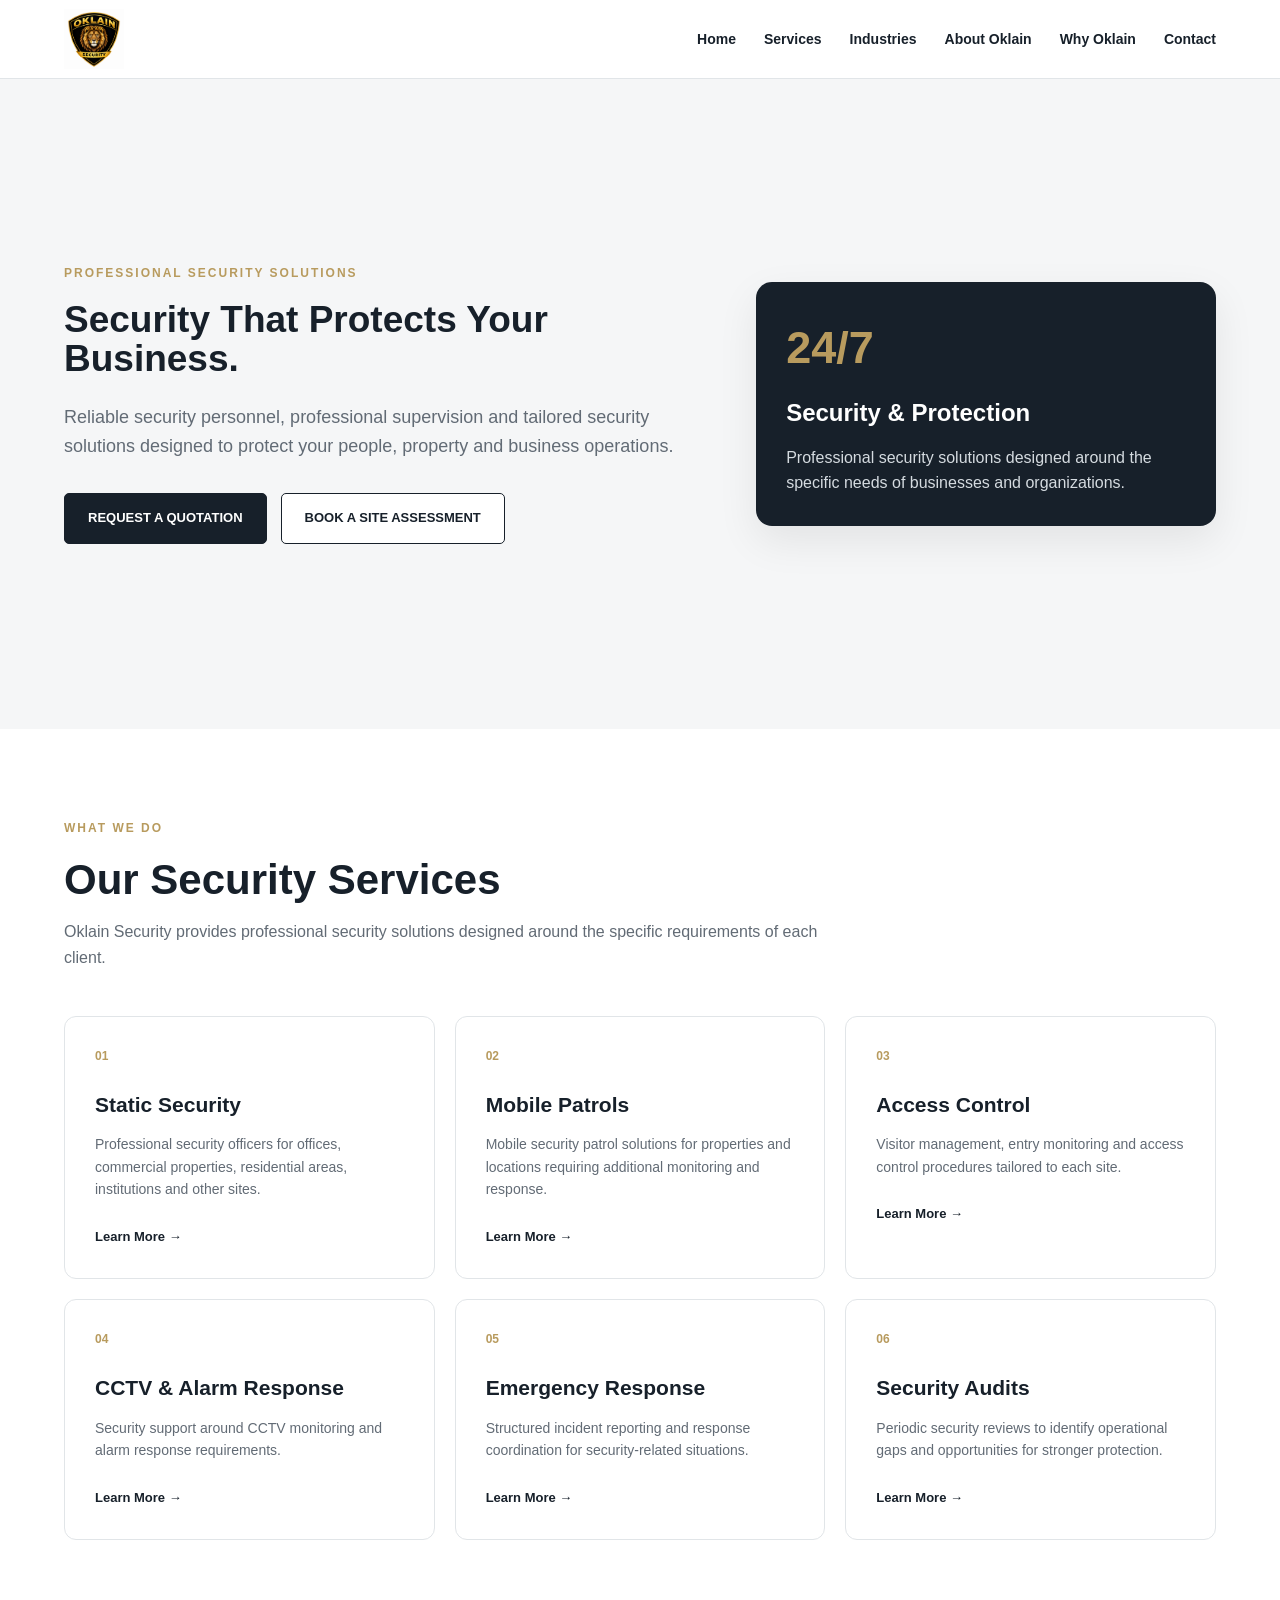
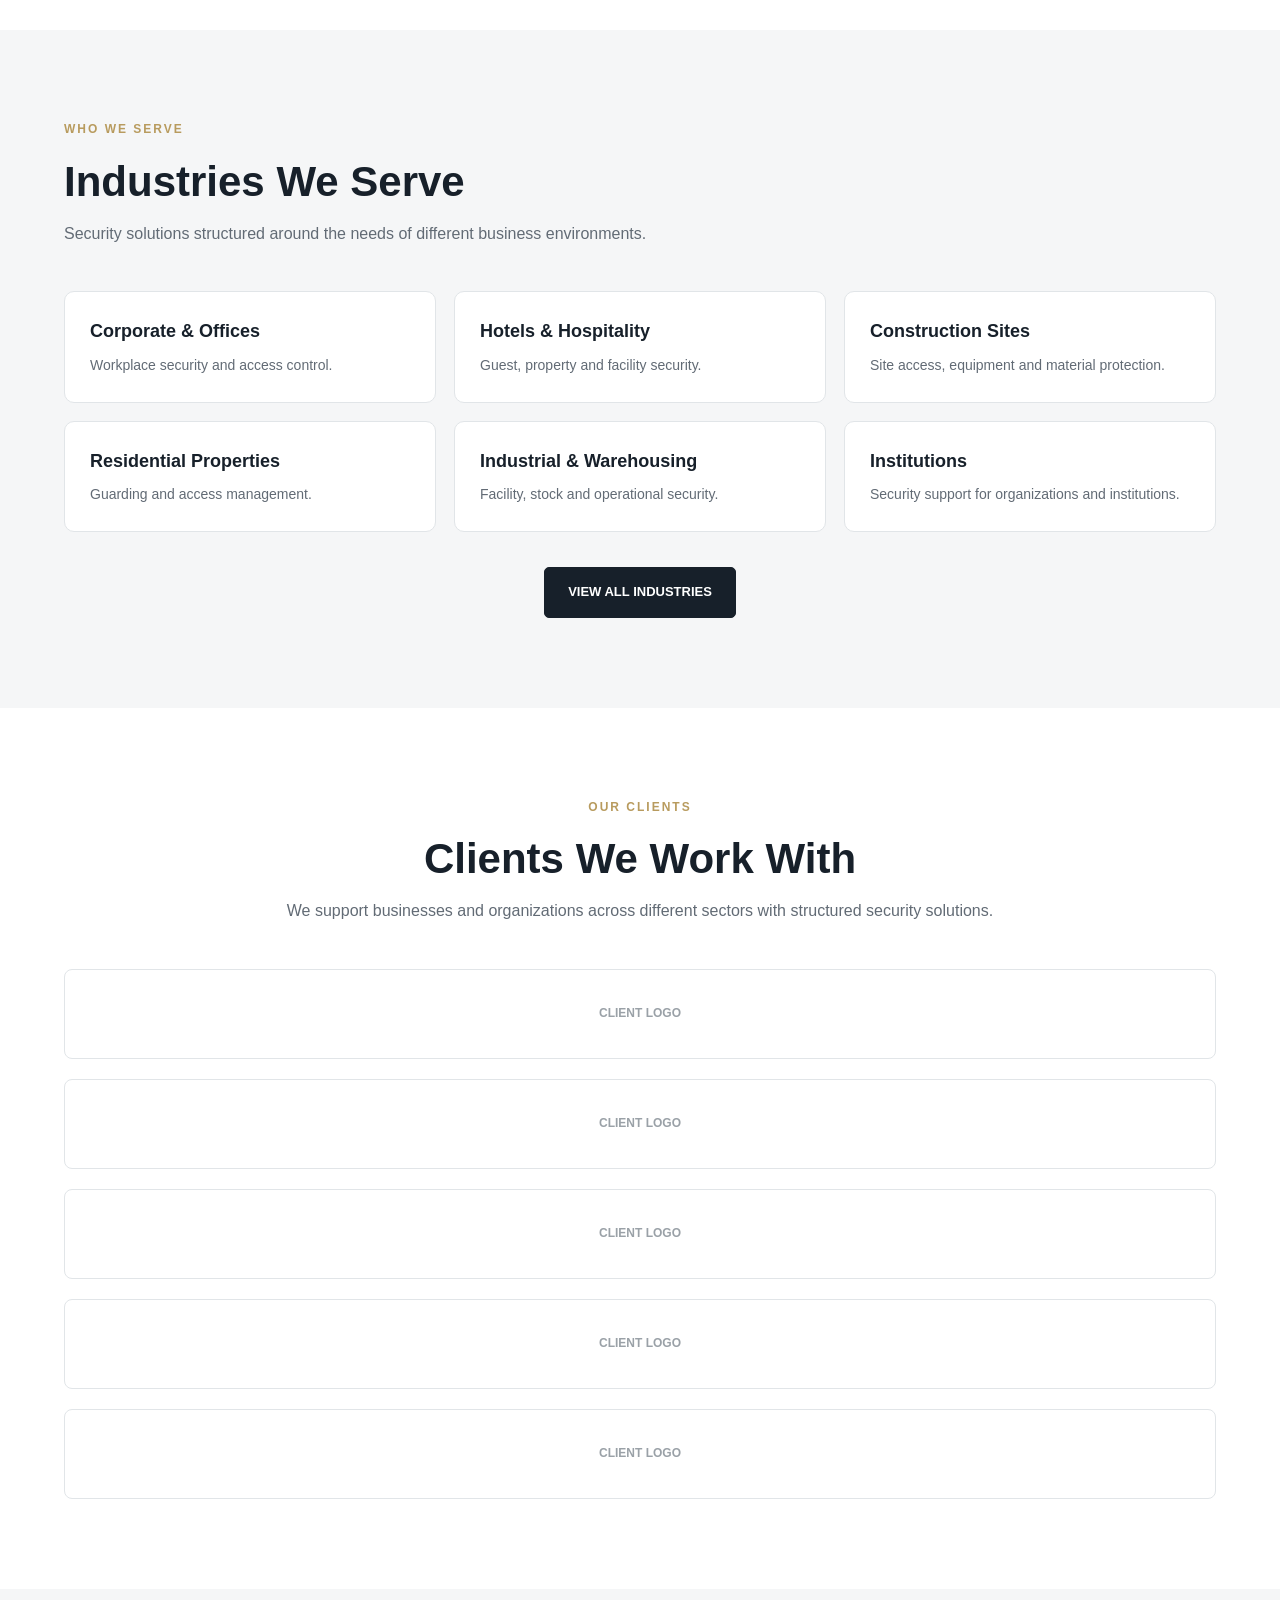
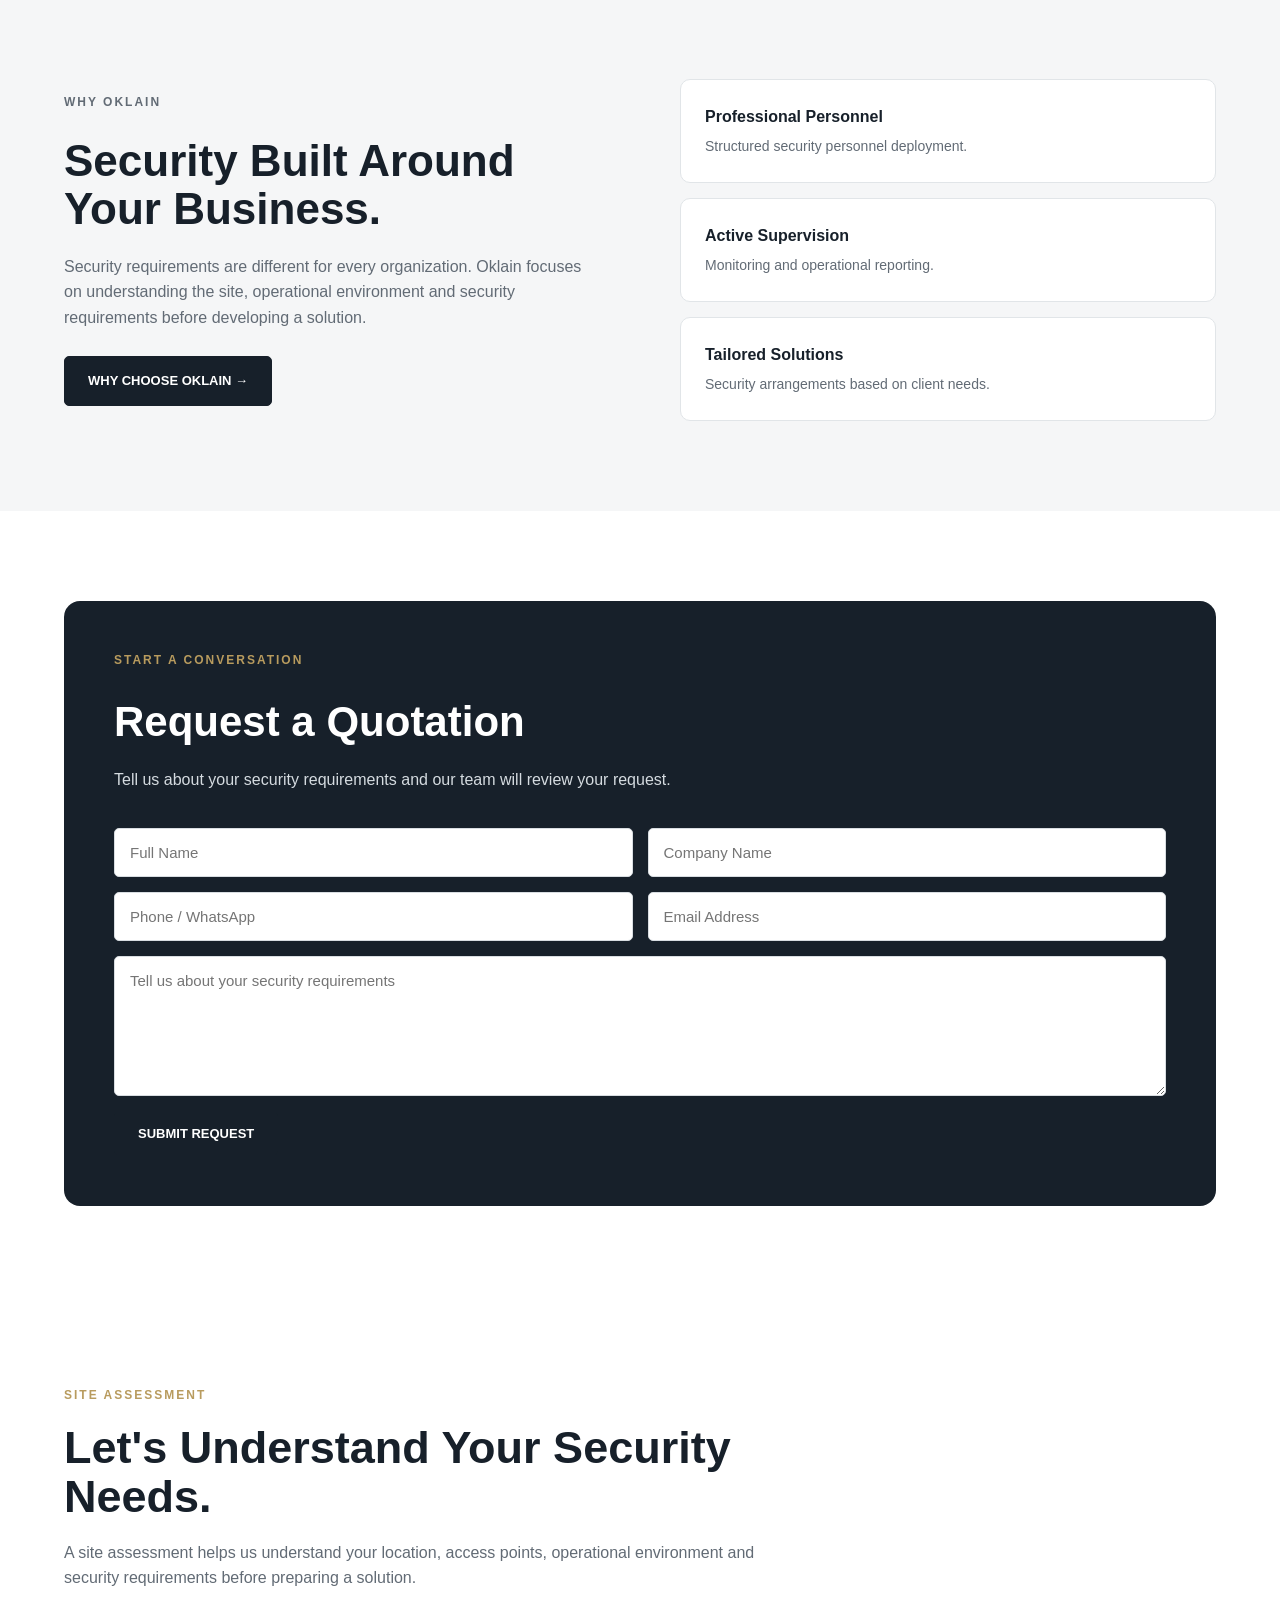
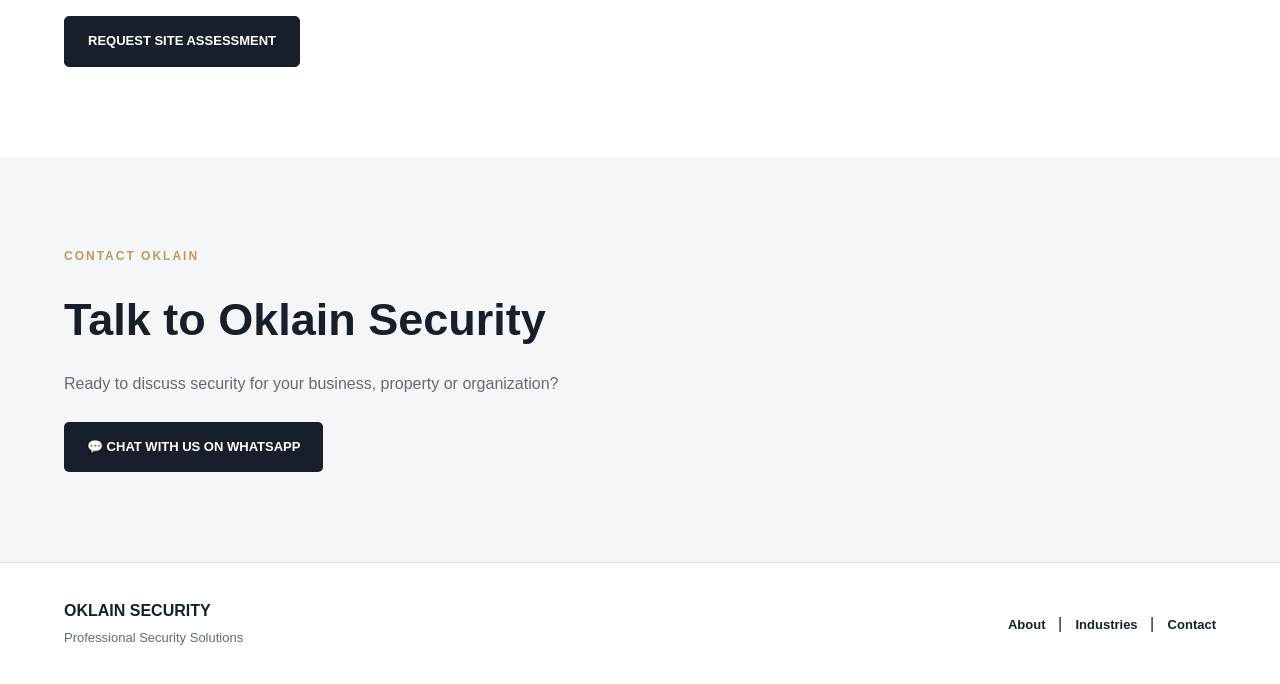
<file: index.html>
<!DOCTYPE html>
<html lang="en">

<head>
    <meta charset="UTF-8">
    <meta name="viewport" content="width=device-width, initial-scale=1.0">

    <title>Oklain Security Tanzania | Professional Security Services</title>

    <meta name="description" content="Oklain Security provides professional security services in Tanzania, including manned guarding, mobile patrols, access control, site supervision, CCTV and alarm response.">

    <meta name="keywords" content="security company Tanzania, security services Tanzania, security guards Tanzania, security company Dar es Salaam, commercial security services Tanzania, security guards for businesses">

    <meta name="author" content="Oklain Security Tanzania">

    <meta name="robots" content="index, follow">

    <link rel="canonical" href="http://www.oklainsecurity.co.tz/">

    <link rel="stylesheet" href="style.css">
</head>

<body>

    <!-- ================= NAVIGATION ================= -->

    <header class="navbar">

        <div class="container nav-container">

           <a href="index.html" class="logo">
    <img src="logo.png" alt="Oklain Security Logo">
</a>

            <nav id="navMenu">

    <a href="index.html">Home</a>

    <a href="services.html">Services</a>
    <a href="industries.html">Industries</a>

    <a href="about.html">About Oklain</a>

    <a href="why-oklain.html">Why Oklain</a>

     <a href="contact.html">Contact</a>
</nav>

            <button id="menuButton" class="menu-button">
                ☰
            </button>

        </div>

    </header>


    <!-- ================= HERO ================= -->

    <section class="hero">

        <div class="container hero-content">

            <div class="hero-text">

                <p class="eyebrow">
                    PROFESSIONAL SECURITY SOLUTIONS
                </p>

                <h1>
                    Security That Protects Your Business.
                </h1>

                <p class="hero-description">
                    Reliable security personnel, professional supervision
                    and tailored security solutions designed to protect
                    your people, property and business operations.
                </p>

                <div class="hero-buttons">

                    <a href="#quotation" class="btn btn-primary">
                        REQUEST A QUOTATION
                    </a>

                    <a href="#assessment" class="btn btn-outline">
                        BOOK A SITE ASSESSMENT
                    </a>

                </div>

            </div>


            <div class="hero-box">

                <span class="hero-number">
                    24/7
                </span>

                <h3>
                    Security & Protection
                </h3>

                <p>
                    Professional security solutions designed around
                    the specific needs of businesses and organizations.
                </p>

            </div>

        </div>

    </section>


    <!-- ================= SERVICES ================= -->

    <section id="services" class="section">

        <div class="container">

            <div class="section-heading">

                <p class="eyebrow">
                    WHAT WE DO
                </p>

                <h2>
                    Our Security Services
                </h2>

                <p>
                    Oklain Security provides professional security
                    solutions designed around the specific requirements
                    of each client.
                </p>

            </div>


            <div class="service-grid">


                <!-- SERVICE 1 -->

                <a href="static-security.html"
                   class="service-card">

                    <span class="service-number">
                        01
                    </span>

                    <h3>
                        Static Security
                    </h3>

                    <p>
                        Professional security officers for offices,
                        commercial properties, residential areas,
                        institutions and other sites.
                    </p>

                    <span class="learn-more">
                        Learn More →
                    </span>

                </a>


                <!-- SERVICE 2 -->

                <a href="mobile-patrols.html"
                   class="service-card">

                    <span class="service-number">
                        02
                    </span>

                    <h3>
                        Mobile Patrols
                    </h3>

                    <p>
                        Mobile security patrol solutions for properties
                        and locations requiring additional monitoring
                        and response.
                    </p>

                    <span class="learn-more">
                        Learn More →
                    </span>

                </a>


                <!-- SERVICE 3 -->

                <a href="access-control.html"
                   class="service-card">

                    <span class="service-number">
                        03
                    </span>

                    <h3>
                        Access Control
                    </h3>

                    <p>
                        Visitor management, entry monitoring and
                        access control procedures tailored to each site.
                    </p>

                    <span class="learn-more">
                        Learn More →
                    </span>

                </a>


                <!-- SERVICE 4 -->

                <a href="cctv-alarm.html"
                   class="service-card">

                    <span class="service-number">
                        04
                    </span>

                    <h3>
                        CCTV & Alarm Response
                    </h3>

                    <p>
                        Security support around CCTV monitoring
                        and alarm response requirements.
                    </p>

                    <span class="learn-more">
                        Learn More →
                    </span>

                </a>


                <!-- SERVICE 5 -->

                <a href="emergency-response.html"
                   class="service-card">

                    <span class="service-number">
                        05
                    </span>

                    <h3>
                        Emergency Response
                    </h3>

                    <p>
                        Structured incident reporting and response
                        coordination for security-related situations.
                    </p>

                    <span class="learn-more">
                        Learn More →
                    </span>

                </a>


                <!-- SERVICE 6 -->

                <a href="security-audits.html"
                   class="service-card">

                    <span class="service-number">
                        06
                    </span>

                    <h3>
                        Security Audits
                    </h3>

                    <p>
                        Periodic security reviews to identify
                        operational gaps and opportunities for
                        stronger protection.
                    </p>

                    <span class="learn-more">
                        Learn More →
                    </span>

                </a>

            </div>

        </div>

    </section>


    <!-- ================= INDUSTRIES ================= -->

    <section class="section industries-preview">

        <div class="container">

            <div class="section-heading">

                <p class="eyebrow">
                    WHO WE SERVE
                </p>

                <h2>
                    Industries We Serve
                </h2>

                <p>
                    Security solutions structured around the needs
                    of different business environments.
                </p>

            </div>


            <div class="industry-grid">

                <div class="industry-card">
                    <h3>Corporate & Offices</h3>
                    <p>
                        Workplace security and access control.
                    </p>
                </div>


                <div class="industry-card">
                    <h3>Hotels & Hospitality</h3>
                    <p>
                        Guest, property and facility security.
                    </p>
                </div>


                <div class="industry-card">
                    <h3>Construction Sites</h3>
                    <p>
                        Site access, equipment and material protection.
                    </p>
                </div>


                <div class="industry-card">
                    <h3>Residential Properties</h3>
                    <p>
                        Guarding and access management.
                    </p>
                </div>


                <div class="industry-card">
                    <h3>Industrial & Warehousing</h3>
                    <p>
                        Facility, stock and operational security.
                    </p>
                </div>


                <div class="industry-card">
                    <h3>Institutions</h3>
                    <p>
                        Security support for organizations and institutions.
                    </p>
                </div>

            </div>


            <div class="center-button">

                <a href="industries.html"
                   class="btn btn-primary">

                    VIEW ALL INDUSTRIES

                </a>

            </div>

        </div>

    </section>


    <!-- ================= CLIENTS ================= -->

    <section class="section clients">

        <div class="container">

            <div class="section-heading center">

                <p class="eyebrow">
                    OUR CLIENTS
                </p>

                <h2>
                    Clients We Work With
                </h2>

                <p>
                    We support businesses and organizations
                    across different sectors with structured
                    security solutions.
                </p>

            </div>


            <div class="client-logos">

                <!--
                TUTAWEKA LOGOS ZA CLIENTS HALISI HAPA.
                -->

                <div class="client-placeholder">
                    CLIENT LOGO
                </div>

                <div class="client-placeholder">
                    CLIENT LOGO
                </div>

                <div class="client-placeholder">
                    CLIENT LOGO
                </div>

                <div class="client-placeholder">
                    CLIENT LOGO
                </div>

                <div class="client-placeholder">
                    CLIENT LOGO
                </div>

            </div>

        </div>

    </section>


    <!-- ================= WHY OKLAIN ================= -->

    <section class="section why-section">

        <div class="container why-container">

            <div>

                <p class="eyebrow">
                    WHY OKLAIN
                </p>

                <h2>
                    Security Built Around Your Business.
                </h2>

                <p>
                    Security requirements are different for every
                    organization. Oklain focuses on understanding
                    the site, operational environment and security
                    requirements before developing a solution.
                </p>

                <a href="why-oklain.html"
                   class="btn btn-primary">

                    WHY CHOOSE OKLAIN →

                </a>

            </div>


            <div class="why-list">

                <div>
                    <strong>
                        Professional Personnel
                    </strong>

                    <p>
                        Structured security personnel deployment.
                    </p>
                </div>


                <div>
                    <strong>
                        Active Supervision
                    </strong>

                    <p>
                        Monitoring and operational reporting.
                    </p>
                </div>


                <div>
                    <strong>
                        Tailored Solutions
                    </strong>

                    <p>
                        Security arrangements based on client needs.
                    </p>
                </div>

            </div>

        </div>

    </section>


    <!-- ================= QUOTATION ================= -->

    <section id="quotation" class="section">

        <div class="container">

            <div class="form-section">

                <div>

                    <p class="eyebrow">
                        START A CONVERSATION
                    </p>

                    <h2>
                        Request a Quotation
                    </h2>

                    <p>
                        Tell us about your security requirements
                        and our team will review your request.
                    </p>

                </div>


                <form id="quotationForm">

                    <input
                        type="text"
                        placeholder="Full Name"
                        required
                    >

                    <input
                        type="text"
                        placeholder="Company Name"
                    >

                    <input
                        type="tel"
                        placeholder="Phone / WhatsApp"
                        required
                    >

                    <input
                        type="email"
                        placeholder="Email Address"
                    >

                    <textarea
                        placeholder="Tell us about your security requirements"
                    ></textarea>

                    <button
                        type="submit"
                        class="btn btn-primary">

                        SUBMIT REQUEST

                    </button>

                </form>

            </div>

        </div>

    </section>


    <!-- ================= SITE ASSESSMENT ================= -->

    <section id="assessment" class="section assessment">

        <div class="container">

            <p class="eyebrow">
                SITE ASSESSMENT
            </p>

            <h2>
                Let's Understand Your Security Needs.
            </h2>

            <p>
                A site assessment helps us understand your location,
                access points, operational environment and security
                requirements before preparing a solution.
            </p>

            <a href="#quotation"
               class="btn btn-primary">

                REQUEST SITE ASSESSMENT

            </a>

        </div>

    </section>


    <!-- ================= CONTACT ================= -->

    <section id="contact" class="section contact-section">

        <div class="container">

            <p class="eyebrow">
                CONTACT OKLAIN
            </p>

            <h2>
                Talk to Oklain Security
            </h2>

            <p>
                Ready to discuss security for your business,
                property or organization?
            </p>

            <a
                href="https://wa.me/255758907347"
                target="_blank"
                class="whatsapp-button">

                💬 CHAT WITH US ON WHATSAPP

            </a>

        </div>

    </section>


    <!-- ================= FOOTER ================= -->

    <footer>

        <div class="container footer-content">

            <div>

                <strong>
                    OKLAIN SECURITY
                </strong>

                <p>
                    Professional Security Solutions
                </p>

            </div>


            <div>

                <a href="about.html">
                    About
                </a>

                &nbsp; | &nbsp;

                <a href="industries.html">
                    Industries
                </a>

                &nbsp; | &nbsp;

                <a href="#contact">
                    Contact
                </a>

            </div>

        </div>

    </footer>


    <script src="script.js"></script>

</body>

</html>
</file>
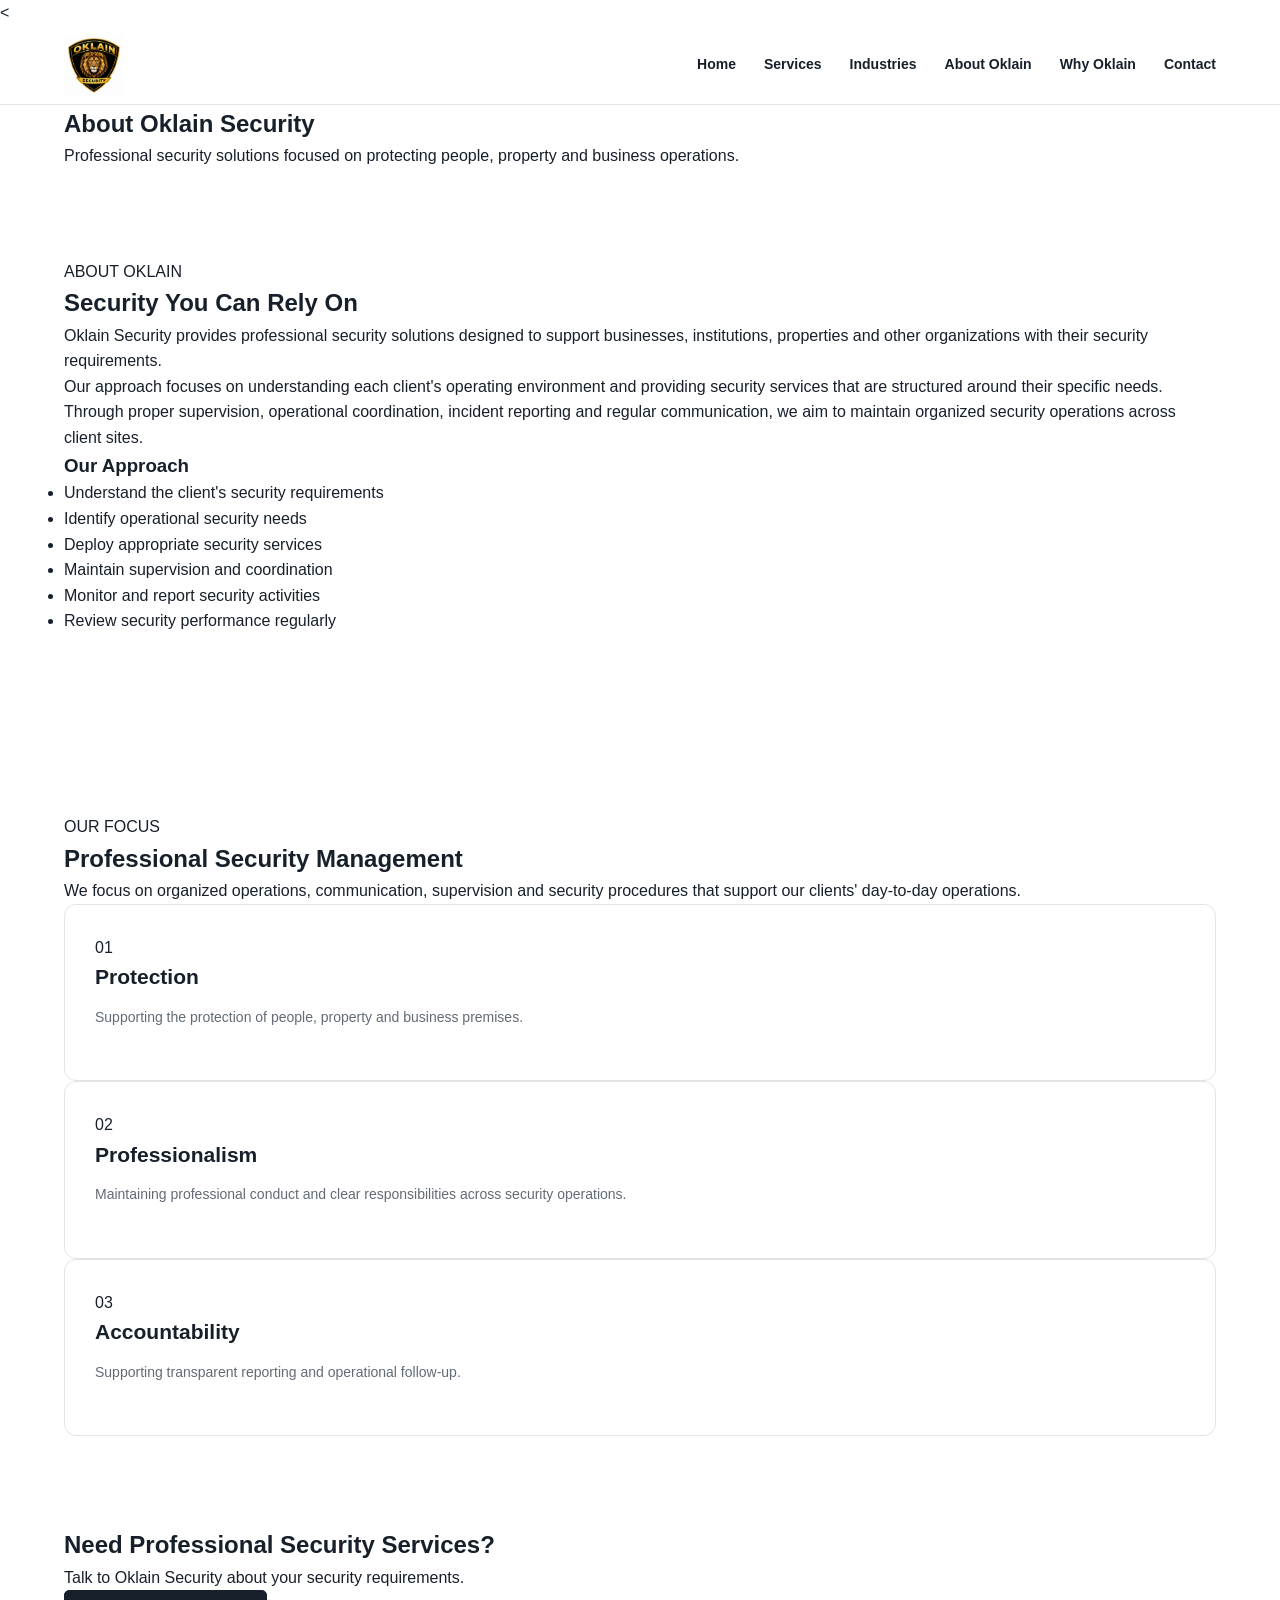
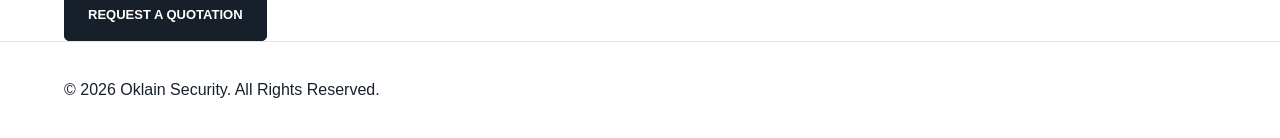
<file: about.html>
<!DOCTYPE html>
<html lang="en">
<<head>
    <meta charset="UTF-8">
    <meta name="viewport" content="width=device-width, initial-scale=1.0">

    <title>About Oklain Security Tanzania | Professional Security Company</title>

    <meta name="description" content="Learn about Oklain Security Tanzania, a professional security company providing reliable security services, trained personnel, supervision and security solutions for businesses and properties.">

    <meta name="keywords" content="Oklain Security Tanzania, security company Tanzania, security company Dar es Salaam, professional security services Tanzania, security guards Tanzania, commercial security company">

    <meta name="author" content="Oklain Security Tanzania">

    <meta name="robots" content="index, follow">

    <link rel="canonical" href="http://www.oklainsecurity.co.tz/about/about.html">

    <link rel="stylesheet" href="style.css">
</head>

<body>

    <header class="navbar">
        <div class="container nav-container">

            <a href="index.html" class="logo">
    <img src="logo.png" alt="Oklain Security Tanzania Logo">
</a>

            <button class="menu-button" id="menuButton">
                ☰
            </button>

            <nav id="navMenu">
                <a href="index.html">Home</a>
                <a href="index.html#services">Services</a>
                <a href="industries.html">Industries</a>
                <a href="about.html">About Oklain</a>
                <a href="why-oklain.html">Why Oklain</a>
                <a href="index.html#contact">Contact</a>
            </nav>

        </div>
    </header>


    <section class="page-hero">
        <div class="container">

            <h1>About Oklain Security</h1>

            <p>
                Professional security solutions focused on protecting
                people, property and business operations.
            </p>

        </div>
    </section>


    <section class="section">

        <div class="container">

            <div class="about-content">

                <div class="about-text">

                    <span class="section-label">ABOUT OKLAIN</span>

                    <h2>Security You Can Rely On</h2>

                    <p>
                        Oklain Security provides professional security
                        solutions designed to support businesses,
                        institutions, properties and other organizations
                        with their security requirements.
                    </p>

                    <p>
                        Our approach focuses on understanding each client's
                        operating environment and providing security
                        services that are structured around their specific
                        needs.
                    </p>

                    <p>
                        Through proper supervision, operational coordination,
                        incident reporting and regular communication,
                        we aim to maintain organized security operations
                        across client sites.
                    </p>

                </div>


                <div class="about-box">

                    <h3>Our Approach</h3>

                    <ul>
                        <li>Understand the client's security requirements</li>
                        <li>Identify operational security needs</li>
                        <li>Deploy appropriate security services</li>
                        <li>Maintain supervision and coordination</li>
                        <li>Monitor and report security activities</li>
                        <li>Review security performance regularly</li>
                    </ul>

                </div>

            </div>

        </div>

    </section>


    <section class="section light-section">

        <div class="container">

            <div class="section-title">

                <span>OUR FOCUS</span>

                <h2>Professional Security Management</h2>

                <p>
                    We focus on organized operations, communication,
                    supervision and security procedures that support
                    our clients' day-to-day operations.
                </p>

            </div>


            <div class="services-grid">

                <div class="service-card">
                    <div class="service-icon">01</div>

                    <h3>Protection</h3>

                    <p>
                        Supporting the protection of people, property
                        and business premises.
                    </p>
                </div>


                <div class="service-card">
                    <div class="service-icon">02</div>

                    <h3>Professionalism</h3>

                    <p>
                        Maintaining professional conduct and clear
                        responsibilities across security operations.
                    </p>
                </div>


                <div class="service-card">
                    <div class="service-icon">03</div>

                    <h3>Accountability</h3>

                    <p>
                        Supporting transparent reporting and
                        operational follow-up.
                    </p>
                </div>

            </div>

        </div>

    </section>


    <section class="cta-section">

        <div class="container">

            <h2>Need Professional Security Services?</h2>

            <p>
                Talk to Oklain Security about your security requirements.
            </p>

            <a href="index.html#quotation" class="btn btn-primary">
                REQUEST A QUOTATION
            </a>

        </div>

    </section>


    <footer class="footer">

        <div class="container">

            <p>
                © 2026 Oklain Security. All Rights Reserved.
            </p>

        </div>

    </footer>


    <script src="script.js"></script>

</body>
</html>
</file>
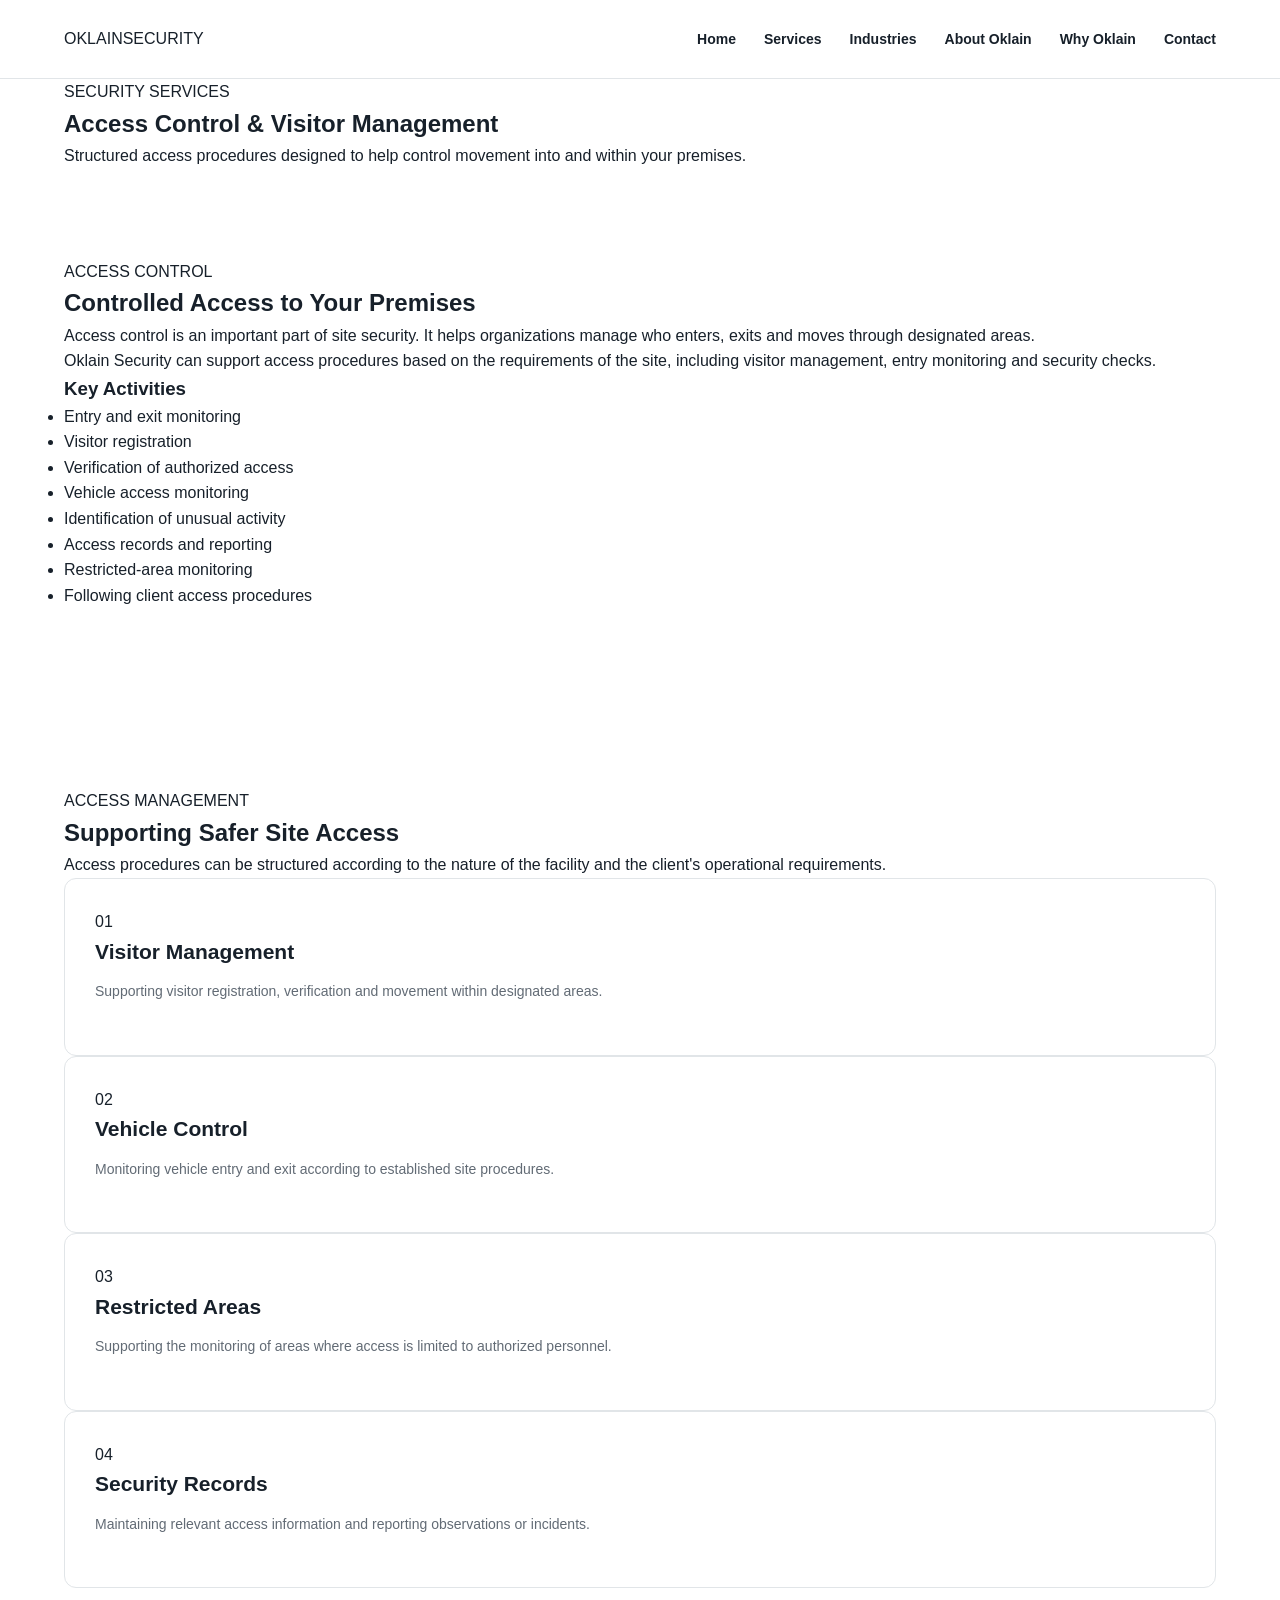
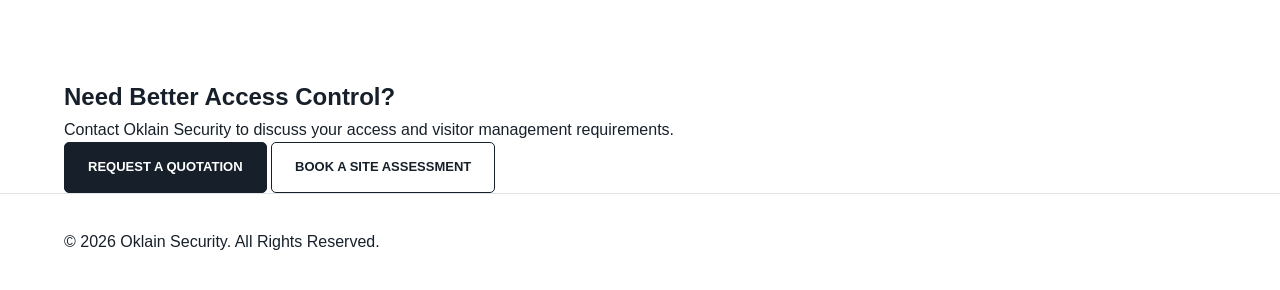
<file: access-control.html>
<!DOCTYPE html>
<html lang="en">
<head>
    <meta charset="UTF-8">
    <meta name="viewport" content="width=device-width, initial-scale=1.0">

    <title>Access Control & Visitor Management | Oklain Security</title>

    <link rel="stylesheet" href="style.css">
</head>

<body>

    <header class="navbar">
        <div class="container nav-container">

            <a href="index.html" class="logo">
                OKLAIN <span>SECURITY</span>
            </a>

            <button class="menu-button" id="menuButton">
                ☰
            </button>

            <nav id="navMenu">
                <a href="index.html">Home</a>
                <a href="index.html#services">Services</a>
                <a href="industries.html">Industries</a>
                <a href="about.html">About Oklain</a>
                <a href="why-oklain.html">Why Oklain</a>
                <a href="index.html#contact">Contact</a>
            </nav>

        </div>
    </header>


    <section class="page-hero">
        <div class="container">

            <span>SECURITY SERVICES</span>

            <h1>Access Control & Visitor Management</h1>

            <p>
                Structured access procedures designed to help control
                movement into and within your premises.
            </p>

        </div>
    </section>


    <section class="section">

        <div class="container">

            <div class="service-detail">

                <div class="service-detail-text">

                    <span class="section-label">ACCESS CONTROL</span>

                    <h2>Controlled Access to Your Premises</h2>

                    <p>
                        Access control is an important part of site security.
                        It helps organizations manage who enters, exits
                        and moves through designated areas.
                    </p>

                    <p>
                        Oklain Security can support access procedures based
                        on the requirements of the site, including visitor
                        management, entry monitoring and security checks.
                    </p>

                </div>


                <div class="about-box">

                    <h3>Key Activities</h3>

                    <ul>
                        <li>Entry and exit monitoring</li>
                        <li>Visitor registration</li>
                        <li>Verification of authorized access</li>
                        <li>Vehicle access monitoring</li>
                        <li>Identification of unusual activity</li>
                        <li>Access records and reporting</li>
                        <li>Restricted-area monitoring</li>
                        <li>Following client access procedures</li>
                    </ul>

                </div>

            </div>

        </div>

    </section>


    <section class="section light-section">

        <div class="container">

            <div class="section-title">

                <span>ACCESS MANAGEMENT</span>

                <h2>Supporting Safer Site Access</h2>

                <p>
                    Access procedures can be structured according to the
                    nature of the facility and the client's operational
                    requirements.
                </p>

            </div>


            <div class="services-grid">

                <div class="service-card">

                    <div class="service-icon">01</div>

                    <h3>Visitor Management</h3>

                    <p>
                        Supporting visitor registration, verification
                        and movement within designated areas.
                    </p>

                </div>


                <div class="service-card">

                    <div class="service-icon">02</div>

                    <h3>Vehicle Control</h3>

                    <p>
                        Monitoring vehicle entry and exit according
                        to established site procedures.
                    </p>

                </div>


                <div class="service-card">

                    <div class="service-icon">03</div>

                    <h3>Restricted Areas</h3>

                    <p>
                        Supporting the monitoring of areas where
                        access is limited to authorized personnel.
                    </p>

                </div>


                <div class="service-card">

                    <div class="service-icon">04</div>

                    <h3>Security Records</h3>

                    <p>
                        Maintaining relevant access information and
                        reporting observations or incidents.
                    </p>

                </div>

            </div>

        </div>

    </section>


    <section class="cta-section">

        <div class="container">

            <h2>Need Better Access Control?</h2>

            <p>
                Contact Oklain Security to discuss your access and
                visitor management requirements.
            </p>

            <a href="index.html#quotation" class="btn btn-primary">
                REQUEST A QUOTATION
            </a>

            <a href="index.html#assessment" class="btn btn-secondary">
                BOOK A SITE ASSESSMENT
            </a>

        </div>

    </section>


    <footer class="footer">

        <div class="container">

            <p>
                © 2026 Oklain Security. All Rights Reserved.
            </p>

        </div>

    </footer>


    <script src="script.js"></script>

</body>
</html>
</file>
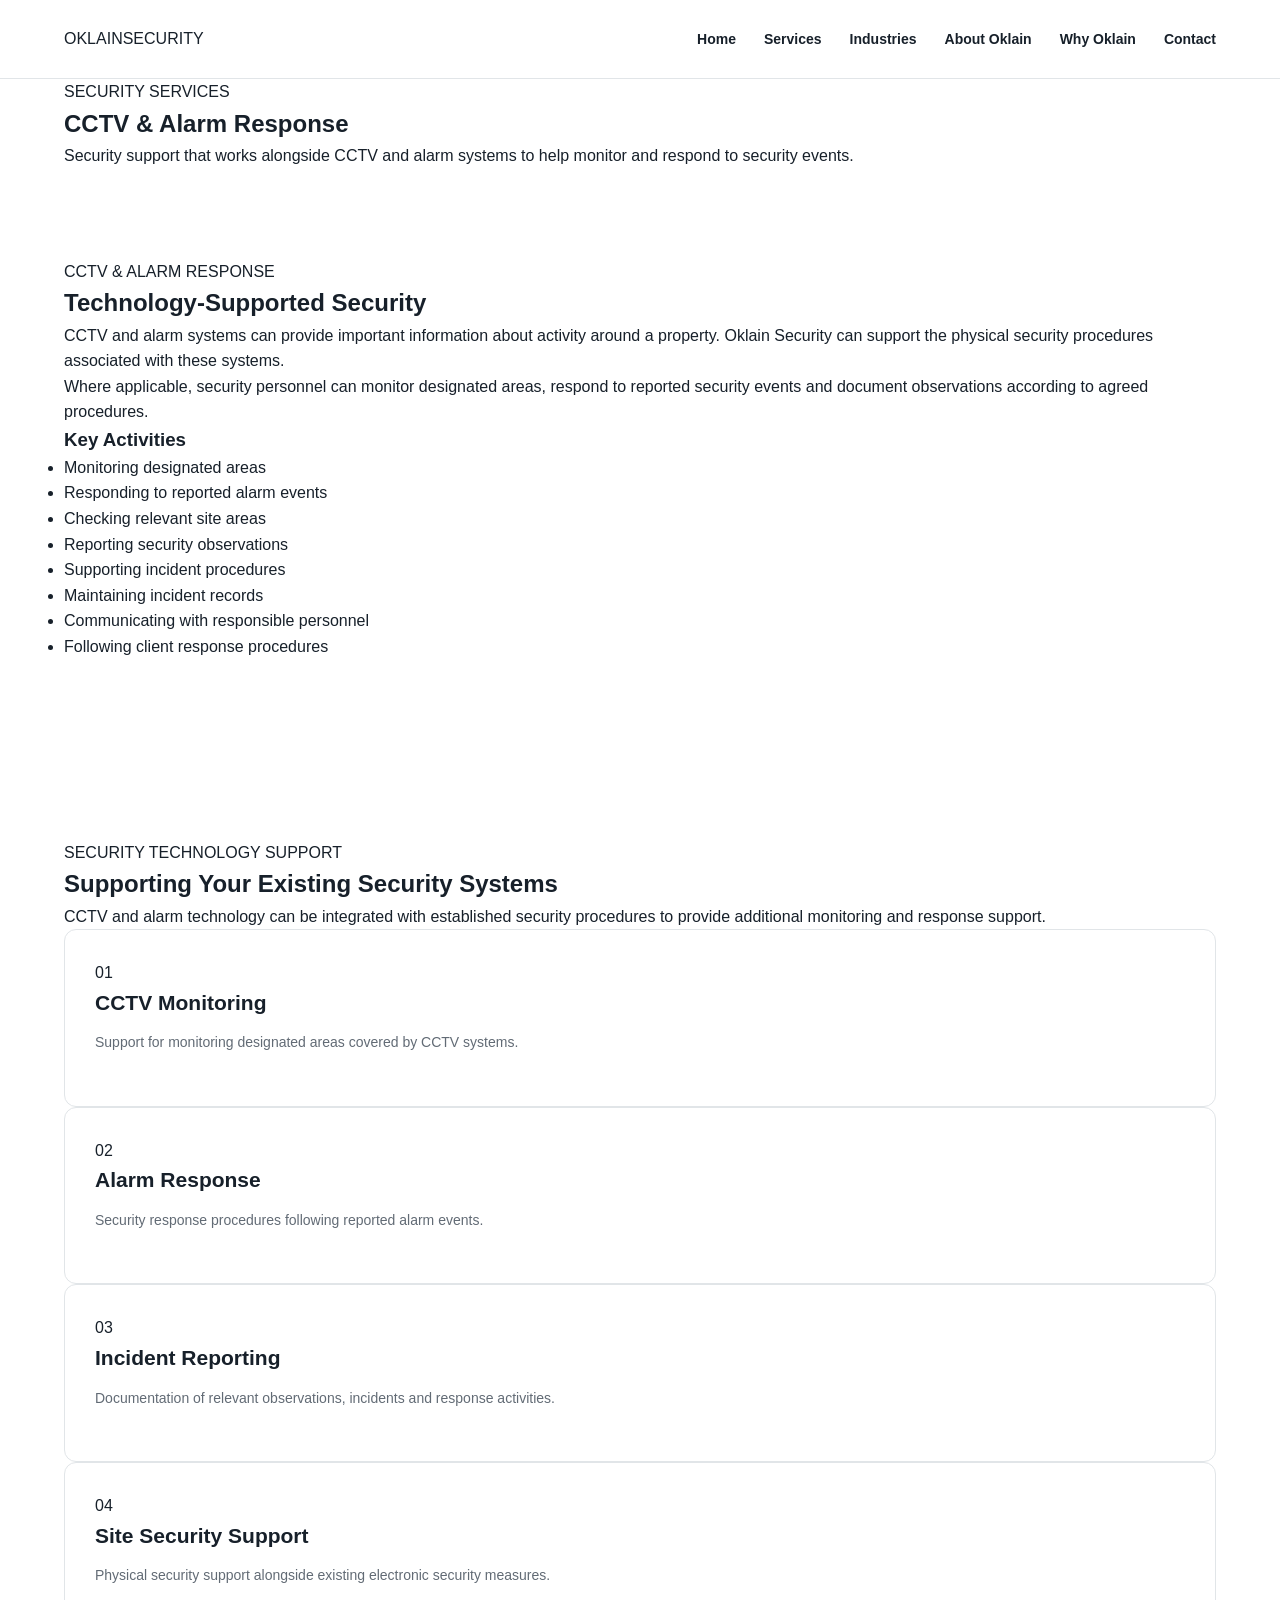
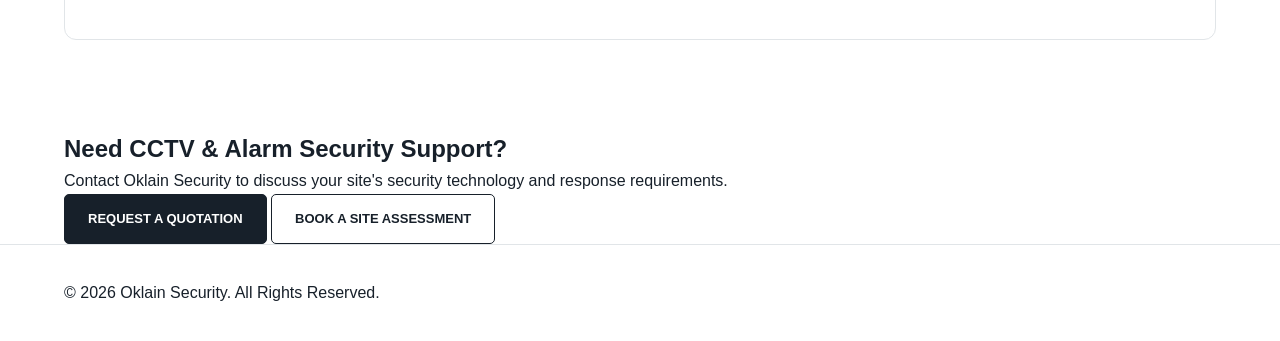
<file: cctv-alarm.html>
<!DOCTYPE html>
<html lang="en">
<head>
    <meta charset="UTF-8">
    <meta name="viewport" content="width=device-width, initial-scale=1.0">

    <title>CCTV & Alarm Response | Oklain Security</title>

    <link rel="stylesheet" href="style.css">
</head>

<body>

    <header class="navbar">
        <div class="container nav-container">

            <a href="index.html" class="logo">
                OKLAIN <span>SECURITY</span>
            </a>

            <button class="menu-button" id="menuButton">
                ☰
            </button>

            <nav id="navMenu">
                <a href="index.html">Home</a>
                <a href="index.html#services">Services</a>
                <a href="industries.html">Industries</a>
                <a href="about.html">About Oklain</a>
                <a href="why-oklain.html">Why Oklain</a>
                <a href="index.html#contact">Contact</a>
            </nav>

        </div>
    </header>


    <section class="page-hero">
        <div class="container">

            <span>SECURITY SERVICES</span>

            <h1>CCTV & Alarm Response</h1>

            <p>
                Security support that works alongside CCTV and alarm
                systems to help monitor and respond to security events.
            </p>

        </div>
    </section>


    <section class="section">

        <div class="container">

            <div class="service-detail">

                <div class="service-detail-text">

                    <span class="section-label">CCTV & ALARM RESPONSE</span>

                    <h2>Technology-Supported Security</h2>

                    <p>
                        CCTV and alarm systems can provide important
                        information about activity around a property.
                        Oklain Security can support the physical security
                        procedures associated with these systems.
                    </p>

                    <p>
                        Where applicable, security personnel can monitor
                        designated areas, respond to reported security
                        events and document observations according to
                        agreed procedures.
                    </p>

                </div>


                <div class="about-box">

                    <h3>Key Activities</h3>

                    <ul>
                        <li>Monitoring designated areas</li>
                        <li>Responding to reported alarm events</li>
                        <li>Checking relevant site areas</li>
                        <li>Reporting security observations</li>
                        <li>Supporting incident procedures</li>
                        <li>Maintaining incident records</li>
                        <li>Communicating with responsible personnel</li>
                        <li>Following client response procedures</li>
                    </ul>

                </div>

            </div>

        </div>

    </section>


    <section class="section light-section">

        <div class="container">

            <div class="section-title">

                <span>SECURITY TECHNOLOGY SUPPORT</span>

                <h2>Supporting Your Existing Security Systems</h2>

                <p>
                    CCTV and alarm technology can be integrated with
                    established security procedures to provide additional
                    monitoring and response support.
                </p>

            </div>


            <div class="services-grid">

                <div class="service-card">

                    <div class="service-icon">01</div>

                    <h3>CCTV Monitoring</h3>

                    <p>
                        Support for monitoring designated areas covered
                        by CCTV systems.
                    </p>

                </div>


                <div class="service-card">

                    <div class="service-icon">02</div>

                    <h3>Alarm Response</h3>

                    <p>
                        Security response procedures following reported
                        alarm events.
                    </p>

                </div>


                <div class="service-card">

                    <div class="service-icon">03</div>

                    <h3>Incident Reporting</h3>

                    <p>
                        Documentation of relevant observations,
                        incidents and response activities.
                    </p>

                </div>


                <div class="service-card">

                    <div class="service-icon">04</div>

                    <h3>Site Security Support</h3>

                    <p>
                        Physical security support alongside existing
                        electronic security measures.
                    </p>

                </div>

            </div>

        </div>

    </section>


    <section class="cta-section">

        <div class="container">

            <h2>Need CCTV & Alarm Security Support?</h2>

            <p>
                Contact Oklain Security to discuss your site's
                security technology and response requirements.
            </p>

            <a href="index.html#quotation" class="btn btn-primary">
                REQUEST A QUOTATION
            </a>

            <a href="index.html#assessment" class="btn btn-secondary">
                BOOK A SITE ASSESSMENT
            </a>

        </div>

    </section>


    <footer class="footer">

        <div class="container">

            <p>
                © 2026 Oklain Security. All Rights Reserved.
            </p>

        </div>

    </footer>


    <script src="script.js"></script>

</body>
</html>
</file>
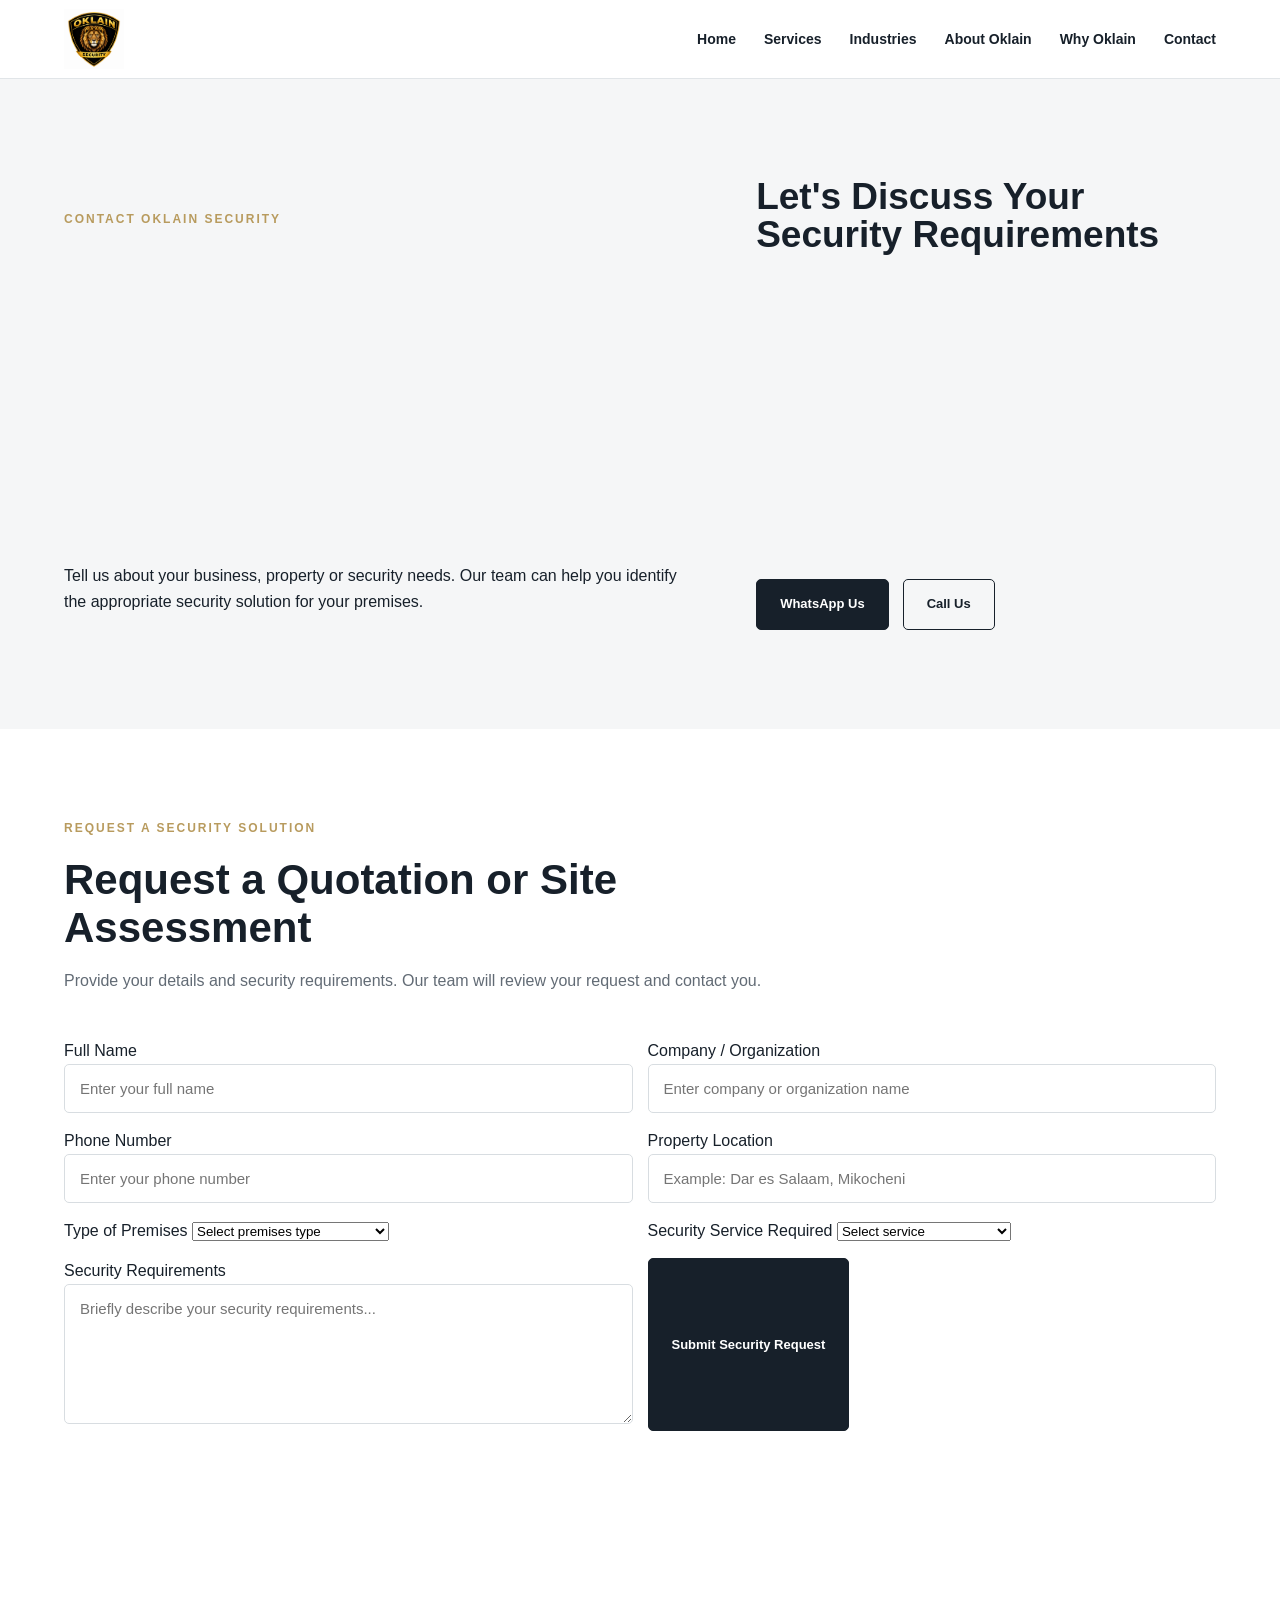
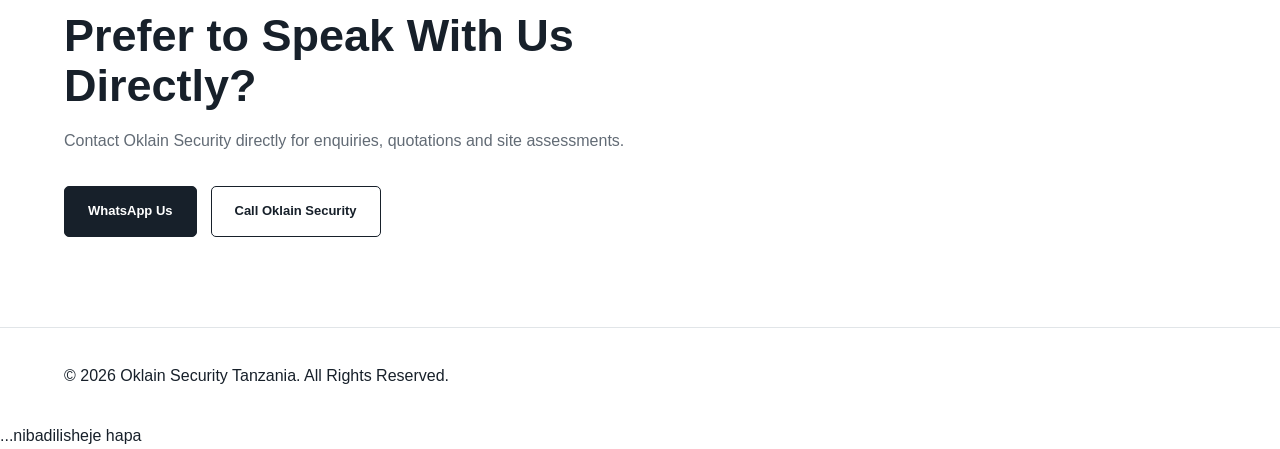
<file: contact.html>
<!DOCTYPE html>
<html lang="en">

<head>

    <meta charset="UTF-8">

    <meta name="viewport" content="width=device-width, initial-scale=1.0">

    <title>Contact Oklain Security | Security Services Tanzania</title>

    <meta
        name="description"
        content="Contact Oklain Security Tanzania for professional security services, security quotations and site assessments for businesses, properties and organizations."
    >

    <meta
        name="keywords"
        content="Oklain Security, security company Tanzania, security services Tanzania, security guards Dar es Salaam, security quotation Tanzania, site security assessment"
    >

    <meta
        name="author"
        content="Oklain Security Tanzania"
    >

    <meta
        name="robots"
        content="index, follow"
    >

    <link
        rel="canonical"
        href="http://www.oklainsecurity.co.tz/contact/contact.html"
    >

    <link rel="stylesheet" href="style.css">

</head>


<body>


<!-- =========================
     NAVIGATION
========================= -->

<header class="navbar">

    <div class="container nav-container">


        <!-- LOGO -->

        <a href="index.html" class="logo">
    <img src="logo.png" alt="Oklain Security Tanzania Logo">
</a>


        <!-- MENU -->

       <nav id="navMenu">

    <a href="index.html">Home</a>

    <a href="services.html">Services</a>
    <a href="industries.html">Industries</a>

    <a href="about.html">About Oklain</a>

    <a href="why-oklain.html">Why Oklain</a>

     <a href="contact.html">Contact</a>
</nav>


    </div>

</header>



<!-- =========================
     HERO SECTION
========================= -->

<section class="hero">

    <div class="container">

        <div class="hero-content">


            <p class="eyebrow">
                CONTACT OKLAIN SECURITY
            </p>


            <h1>
                Let's Discuss Your Security Requirements
            </h1>


            <p>
                Tell us about your business, property or security needs.
                Our team can help you identify the appropriate security
                solution for your premises.
            </p>


            <div class="hero-buttons">


                <a
                    href="https://wa.me/255743850235?text=Hello%20Oklain%20Security%2C%20I%20would%20like%20to%20get%20more%20information%20about%20your%20security%20services.%20Thank%20you."
                    class="btn btn-primary"
                    target="_blank"
                >

                    WhatsApp Us

                </a>


                <a
                    href="tel:+255743850235"
                    class="btn btn-secondary"
                >

                    Call Us

                </a>


            </div>


        </div>

    </div>

</section>



<!-- =========================
     CONTACT / QUOTATION
========================= -->

<section class="section">

    <div class="container">


        <div class="section-heading">


            <p class="eyebrow">
                REQUEST A SECURITY SOLUTION
            </p>


            <h2>
                Request a Quotation or Site Assessment
            </h2>


            <p>
                Provide your details and security requirements.
                Our team will review your request and contact you.
            </p>


        </div>



        <div class="form">


            <form
                action="#"
                method="post"
            >


                <!-- NAME -->

                <div class="form-group">

                    <label for="name">
                        Full Name
                    </label>

                    <input
                        type="text"
                        id="name"
                        name="name"
                        placeholder="Enter your full name"
                        required
                    >

                </div>



                <!-- COMPANY -->

                <div class="form-group">

                    <label for="company">
                        Company / Organization
                    </label>

                    <input
                        type="text"
                        id="company"
                        name="company"
                        placeholder="Enter company or organization name"
                    >

                </div>



                <!-- PHONE -->

                <div class="form-group">

                    <label for="phone">
                        Phone Number
                    </label>

                    <input
                        type="tel"
                        id="phone"
                        name="phone"
                        placeholder="Enter your phone number"
                        required
                    >

                </div>



                <!-- LOCATION -->

                <div class="form-group">

                    <label for="location">
                        Property Location
                    </label>

                    <input
                        type="text"
                        id="location"
                        name="location"
                        placeholder="Example: Dar es Salaam, Mikocheni"
                        required
                    >

                </div>



                <!-- PREMISES -->

                <div class="form-group">

                    <label for="premises">
                        Type of Premises
                    </label>


                    <select
                        id="premises"
                        name="premises"
                        required
                    >

                        <option value="">
                            Select premises type
                        </option>

                        <option value="Office">
                            Office / Corporate Building
                        </option>

                        <option value="Hotel">
                            Hotel / Apartment
                        </option>

                        <option value="Warehouse">
                            Warehouse / Storage Facility
                        </option>

                        <option value="Construction">
                            Construction Site
                        </option>

                        <option value="Retail">
                            Retail / Commercial Business
                        </option>

                        <option value="Industrial">
                            Industrial Facility
                        </option>

                        <option value="Residential">
                            Residential Property
                        </option>

                        <option value="Other">
                            Other
                        </option>

                    </select>

                </div>



                <!-- SERVICE -->

                <div class="form-group">

                    <label for="service">
                        Security Service Required
                    </label>


                    <select
                        id="service"
                        name="service"
                        required
                    >

                        <option value="">
                            Select service
                        </option>

                        <option value="Manned Guarding">
                            Manned Guarding
                        </option>

                        <option value="Mobile Patrols">
                            Mobile Patrols
                        </option>

                        <option value="Access Control">
                            Access Control
                        </option>

                        <option value="CCTV and Alarm Response">
                            CCTV & Alarm Response
                        </option>

                        <option value="Site Supervision">
                            Site Supervision
                        </option>

                        <option value="Security Assessment">
                            Security Assessment
                        </option>

                        <option value="Multiple Services">
                            Multiple Services
                        </option>

                    </select>

                </div>



                <!-- MESSAGE -->

                <div class="form-group">

                    <label for="message">
                        Security Requirements
                    </label>


                    <textarea
                        id="message"
                        name="message"
                        rows="6"
                        placeholder="Briefly describe your security requirements..."
                        required
                    ></textarea>

                </div>



                <!-- SUBMIT -->

                <button
                    type="submit"
                    class="btn btn-primary"
                >

                    Submit Security Request

                </button>


            </form>


        </div>

    </div>

</section>



<!-- =========================
     DIRECT CONTACT
========================= -->

<section class="section assessment">

    <div class="container">


        <h2>
            Prefer to Speak With Us Directly?
        </h2>


        <p>
            Contact Oklain Security directly for enquiries,
            quotations and site assessments.
        </p>


        <div class="hero-buttons">


            <!-- WHATSAPP -->

            <a
                href="https://wa.me/255743850235?text=Hello%20Oklain%20Security%2C%20I%20would%20like%20to%20get%20more%20information%20about%20your%20security%20services.%20Thank%20you." 
                class="btn btn-primary" 
                target="_blank" 
            > 
 
                WhatsApp Us 
 
            </a> 
 
 
 
            <!-- PHONE --> 
 
            <a 
                href="tel:+255743850235" 
                class="btn btn-secondary" 
            > 
 
                Call Oklain Security 
 
            </a> 
 
 
        </div> 
 
 
    </div> 
 
</section> 
 
 
 
<!-- ========================= 
     FOOTER 
========================= --> 
 
<footer class="footer"> 
 
    <div class="container"> 
 
        <p> 
            © 2026 Oklain Security Tanzania. All Rights Reserved. 
        </p> 
 
    </div> 
 
</footer> 
 
 
</body> 
 
</html>...nibadilisheje hapa
</file>
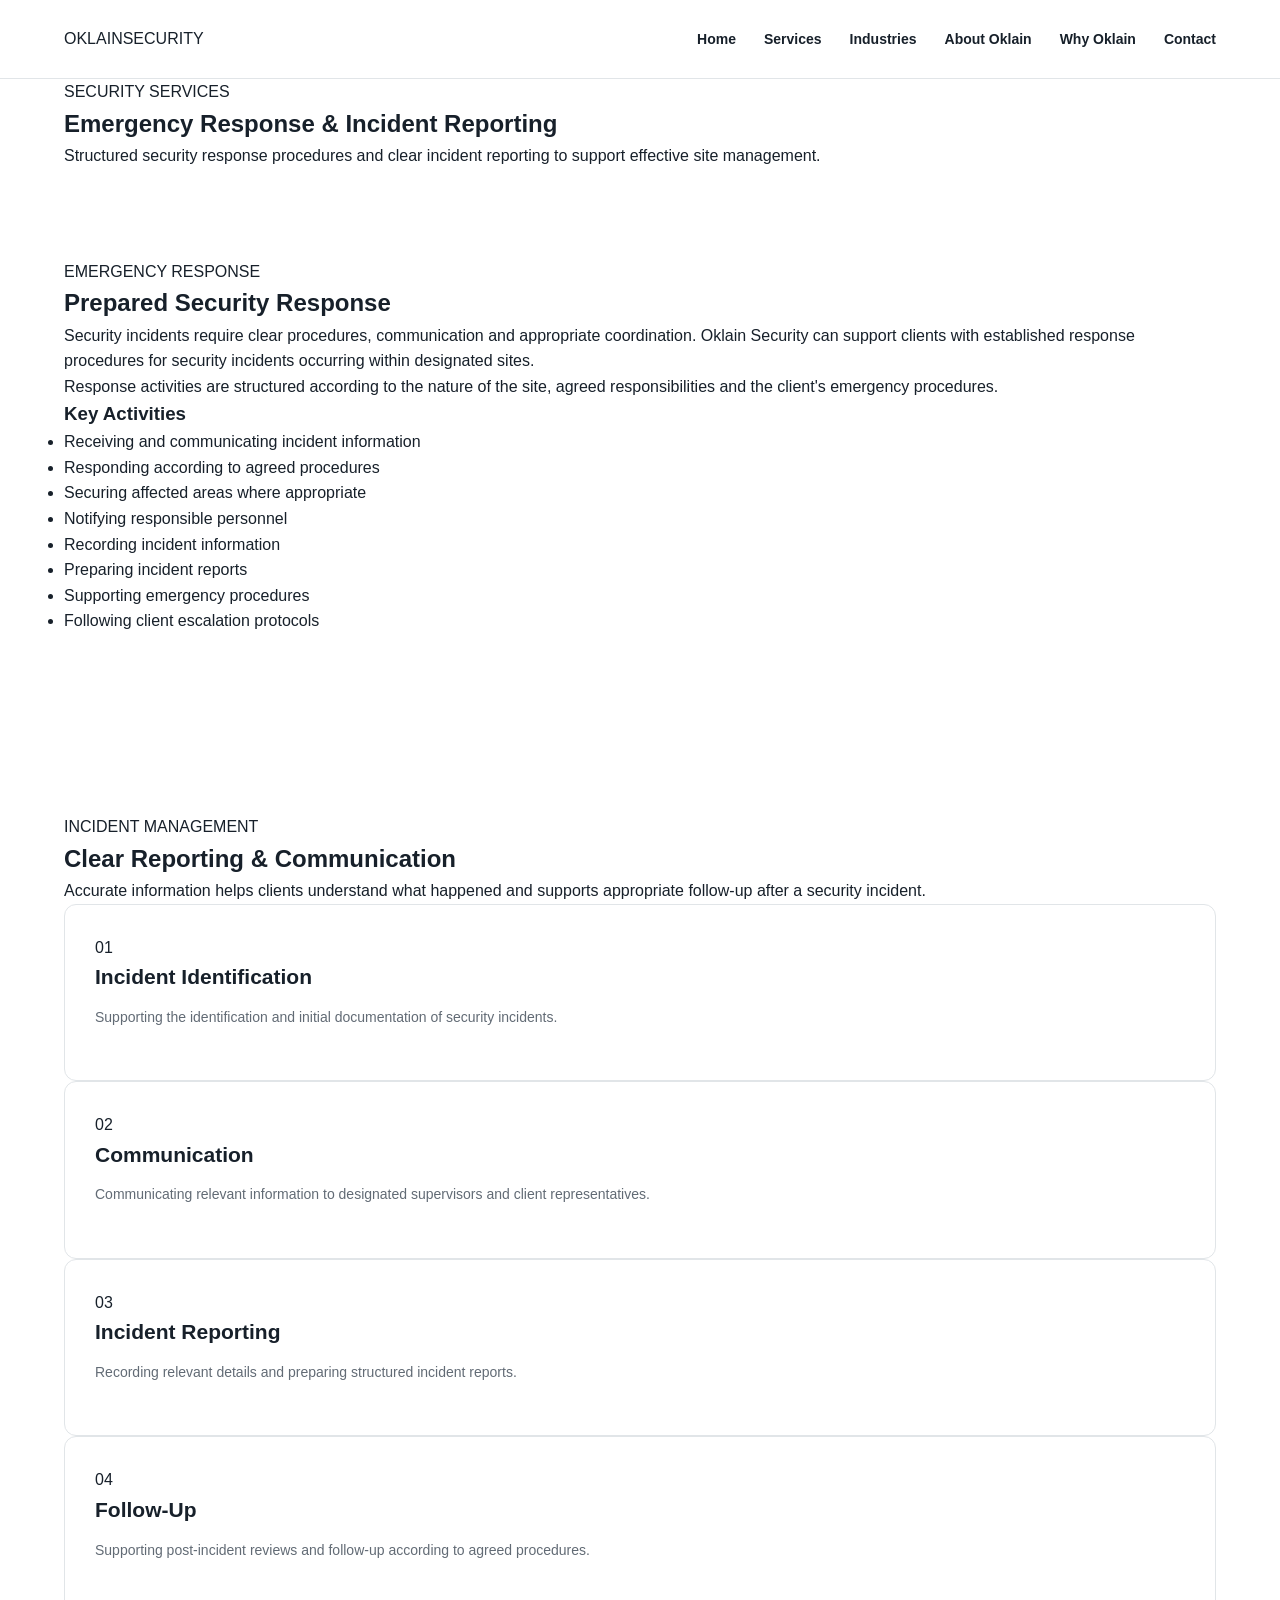
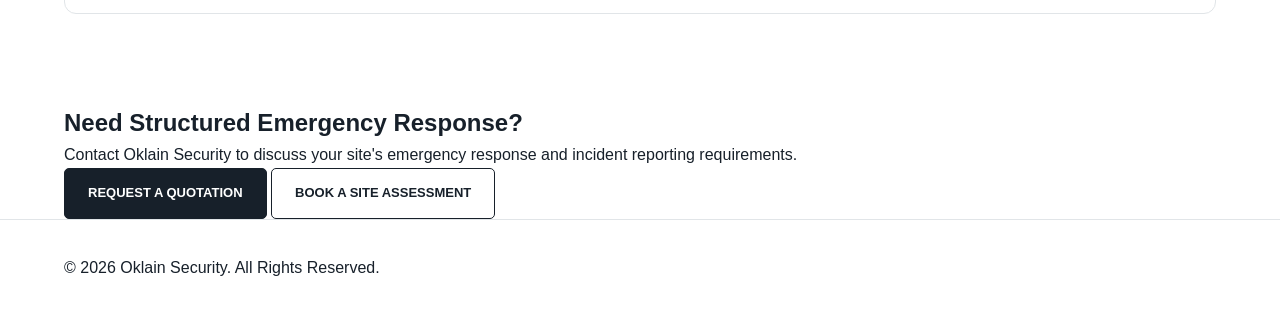
<file: emergency-response.html>
<!DOCTYPE html>
<html lang="en">
<head>
    <meta charset="UTF-8">
    <meta name="viewport" content="width=device-width, initial-scale=1.0">

    <title>Emergency Response & Incident Reporting | Oklain Security</title>

    <link rel="stylesheet" href="style.css">
</head>

<body>

    <header class="navbar">
        <div class="container nav-container">

            <a href="index.html" class="logo">
                OKLAIN <span>SECURITY</span>
            </a>

            <button class="menu-button" id="menuButton">
                ☰
            </button>

            <nav id="navMenu">
                <a href="index.html">Home</a>
                <a href="index.html#services">Services</a>
                <a href="industries.html">Industries</a>
                <a href="about.html">About Oklain</a>
                <a href="why-oklain.html">Why Oklain</a>
                <a href="index.html#contact">Contact</a>
            </nav>

        </div>
    </header>


    <section class="page-hero">
        <div class="container">

            <span>SECURITY SERVICES</span>

            <h1>Emergency Response & Incident Reporting</h1>

            <p>
                Structured security response procedures and clear incident
                reporting to support effective site management.
            </p>

        </div>
    </section>


    <section class="section">

        <div class="container">

            <div class="service-detail">

                <div class="service-detail-text">

                    <span class="section-label">EMERGENCY RESPONSE</span>

                    <h2>Prepared Security Response</h2>

                    <p>
                        Security incidents require clear procedures,
                        communication and appropriate coordination.
                        Oklain Security can support clients with
                        established response procedures for security
                        incidents occurring within designated sites.
                    </p>

                    <p>
                        Response activities are structured according to
                        the nature of the site, agreed responsibilities
                        and the client's emergency procedures.
                    </p>

                </div>


                <div class="about-box">

                    <h3>Key Activities</h3>

                    <ul>
                        <li>Receiving and communicating incident information</li>
                        <li>Responding according to agreed procedures</li>
                        <li>Securing affected areas where appropriate</li>
                        <li>Notifying responsible personnel</li>
                        <li>Recording incident information</li>
                        <li>Preparing incident reports</li>
                        <li>Supporting emergency procedures</li>
                        <li>Following client escalation protocols</li>
                    </ul>

                </div>

            </div>

        </div>

    </section>


    <section class="section light-section">

        <div class="container">

            <div class="section-title">

                <span>INCIDENT MANAGEMENT</span>

                <h2>Clear Reporting & Communication</h2>

                <p>
                    Accurate information helps clients understand what
                    happened and supports appropriate follow-up after
                    a security incident.
                </p>

            </div>


            <div class="services-grid">

                <div class="service-card">

                    <div class="service-icon">01</div>

                    <h3>Incident Identification</h3>

                    <p>
                        Supporting the identification and initial
                        documentation of security incidents.
                    </p>

                </div>


                <div class="service-card">

                    <div class="service-icon">02</div>

                    <h3>Communication</h3>

                    <p>
                        Communicating relevant information to designated
                        supervisors and client representatives.
                    </p>

                </div>


                <div class="service-card">

                    <div class="service-icon">03</div>

                    <h3>Incident Reporting</h3>

                    <p>
                        Recording relevant details and preparing
                        structured incident reports.
                    </p>

                </div>


                <div class="service-card">

                    <div class="service-icon">04</div>

                    <h3>Follow-Up</h3>

                    <p>
                        Supporting post-incident reviews and follow-up
                        according to agreed procedures.
                    </p>

                </div>

            </div>

        </div>

    </section>


    <section class="cta-section">

        <div class="container">

            <h2>Need Structured Emergency Response?</h2>

            <p>
                Contact Oklain Security to discuss your site's emergency
                response and incident reporting requirements.
            </p>

            <a href="index.html#quotation" class="btn btn-primary">
                REQUEST A QUOTATION
            </a>

            <a href="index.html#assessment" class="btn btn-secondary">
                BOOK A SITE ASSESSMENT
            </a>

        </div>

    </section>


    <footer class="footer">

        <div class="container">

            <p>
                © 2026 Oklain Security. All Rights Reserved.
            </p>

        </div>

    </footer>


    <script src="script.js"></script>

</body>
</html>
</file>
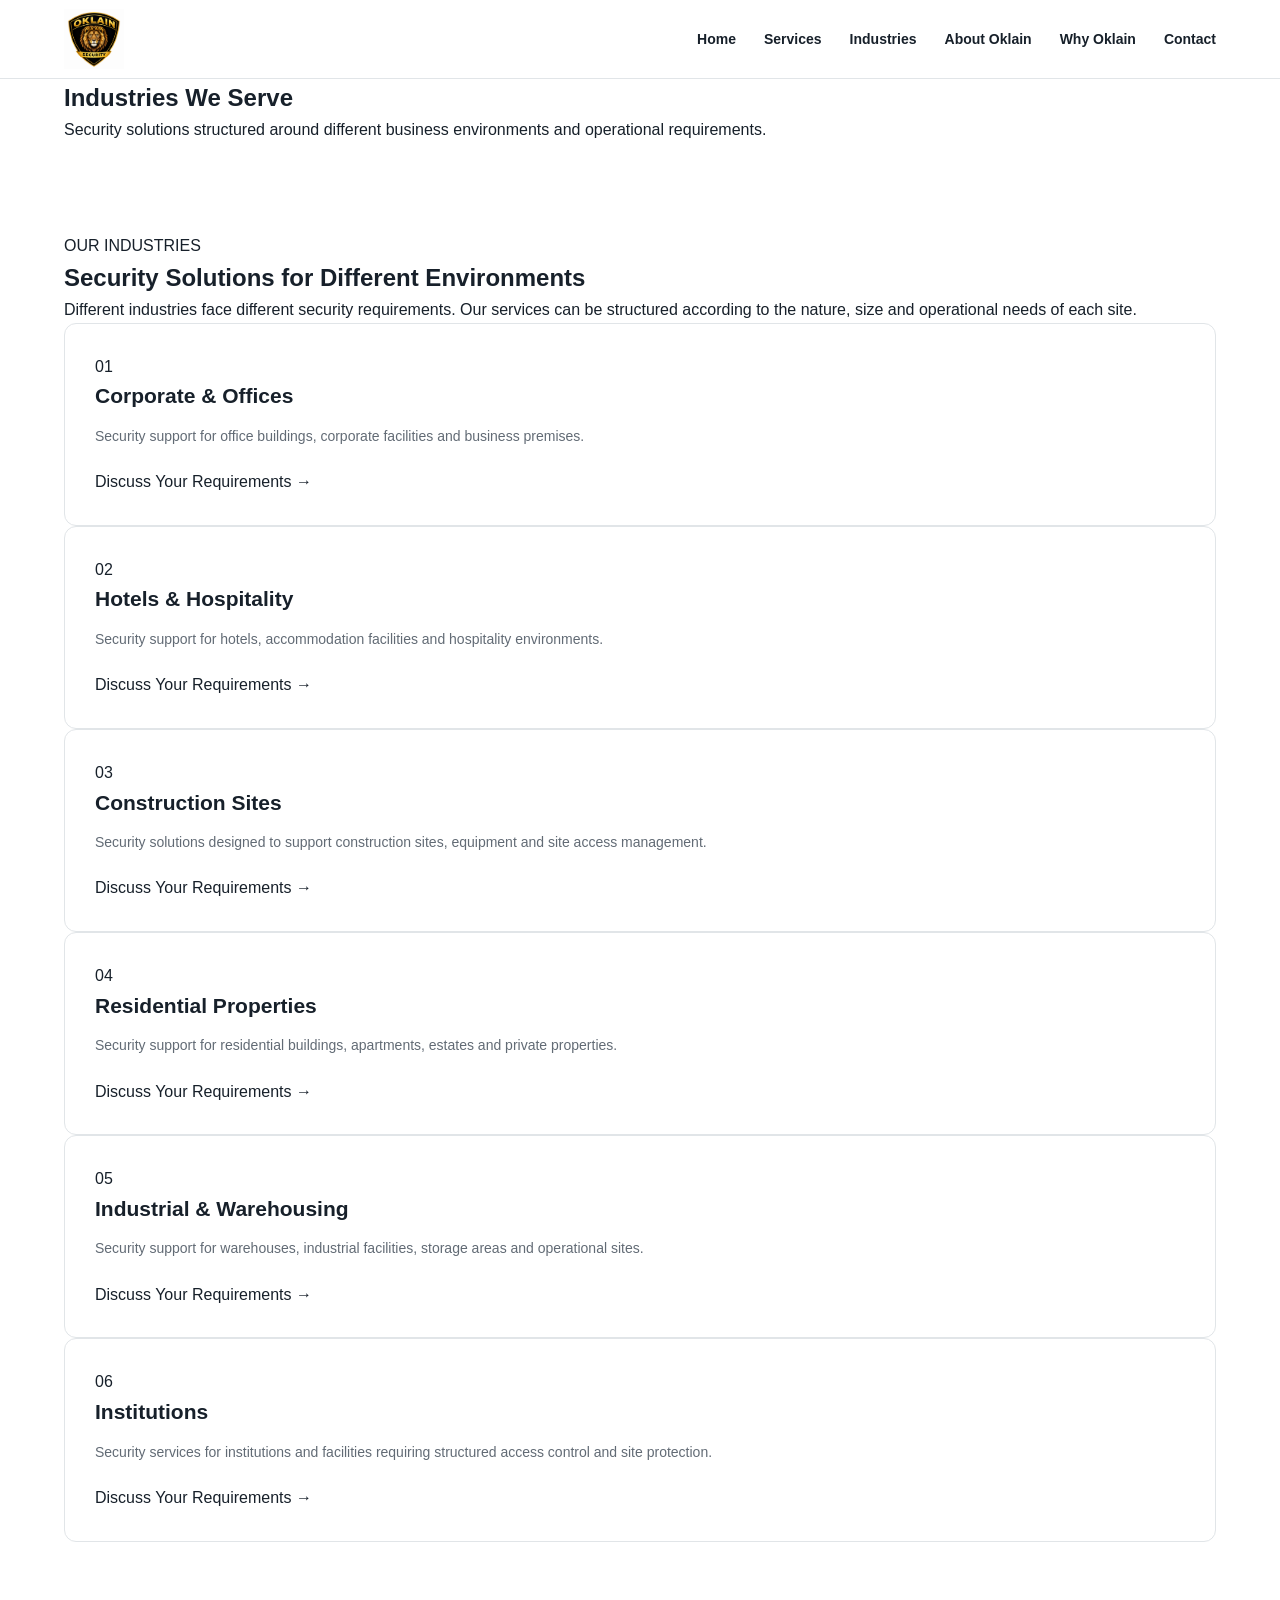
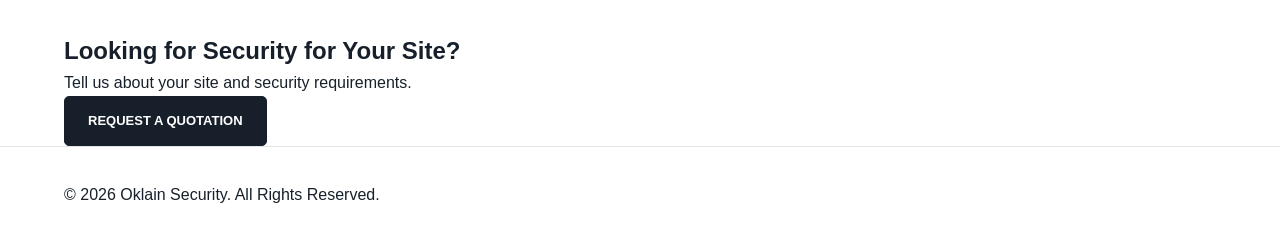
<file: industries.html>
<!DOCTYPE html>
<html lang="en">
<head>
    <meta charset="UTF-8">
    <meta name="viewport" content="width=device-width, initial-scale=1.0">

    <title>Security Services by Industry in Tanzania | Oklain Security</title>

    <meta name="description" content="Oklain Security provides professional security solutions for offices, hotels, apartments, warehouses, construction sites, retail businesses and industrial facilities in Tanzania.">

    <meta name="keywords" content="security services for offices Tanzania, hotel security Tanzania, warehouse security Tanzania, construction site security Tanzania, industrial security Tanzania, retail security Tanzania, security company Tanzania">

    <meta name="author" content="Oklain Security Tanzania">

    <meta name="robots" content="index, follow">

    <link rel="canonical" href="http://www.oklainsecurity.co.tz/industries/industries.html">

    <link rel="stylesheet" href="style.css">
</head>

<body>

    <header class="navbar">
        <div class="container nav-container">

           <a href="index.html" class="logo">
    <img src="logo.png" alt="Oklain Security Tanzania Logo">
</a>

            <button class="menu-button" id="menuButton">
                ☰
            </button>

            <nav id="navMenu">
                <a href="index.html">Home</a>
                <a href="index.html#services">Services</a>
                <a href="industries.html">Industries</a>
                <a href="about.html">About Oklain</a>
                <a href="why-oklain.html">Why Oklain</a>
                <a href="index.html#contact">Contact</a>
            </nav>

        </div>
    </header>


    <section class="page-hero">
        <div class="container">

            <h1>Industries We Serve</h1>

            <p>
                Security solutions structured around different business
                environments and operational requirements.
            </p>

        </div>
    </section>


    <section class="section">

        <div class="container">

            <div class="section-title">

                <span>OUR INDUSTRIES</span>

                <h2>Security Solutions for Different Environments</h2>

                <p>
                    Different industries face different security
                    requirements. Our services can be structured according
                    to the nature, size and operational needs of each site.
                </p>

            </div>


            <div class="services-grid">

                <div class="service-card">
                    <div class="service-icon">01</div>

                    <h3>Corporate & Offices</h3>

                    <p>
                        Security support for office buildings, corporate
                        facilities and business premises.
                    </p>

                    <a href="index.html#quotation" class="service-link">
                        Discuss Your Requirements →
                    </a>
                </div>


                <div class="service-card">
                    <div class="service-icon">02</div>

                    <h3>Hotels & Hospitality</h3>

                    <p>
                        Security support for hotels, accommodation
                        facilities and hospitality environments.
                    </p>

                    <a href="index.html#quotation" class="service-link">
                        Discuss Your Requirements →
                    </a>
                </div>


                <div class="service-card">
                    <div class="service-icon">03</div>

                    <h3>Construction Sites</h3>

                    <p>
                        Security solutions designed to support construction
                        sites, equipment and site access management.
                    </p>

                    <a href="index.html#quotation" class="service-link">
                        Discuss Your Requirements →
                    </a>
                </div>


                <div class="service-card">
                    <div class="service-icon">04</div>

                    <h3>Residential Properties</h3>

                    <p>
                        Security support for residential buildings,
                        apartments, estates and private properties.
                    </p>

                    <a href="index.html#quotation" class="service-link">
                        Discuss Your Requirements →
                    </a>
                </div>


                <div class="service-card">
                    <div class="service-icon">05</div>

                    <h3>Industrial & Warehousing</h3>

                    <p>
                        Security support for warehouses, industrial
                        facilities, storage areas and operational sites.
                    </p>

                    <a href="index.html#quotation" class="service-link">
                        Discuss Your Requirements →
                    </a>
                </div>


                <div class="service-card">
                    <div class="service-icon">06</div>

                    <h3>Institutions</h3>

                    <p>
                        Security services for institutions and facilities
                        requiring structured access control and site
                        protection.
                    </p>

                    <a href="index.html#quotation" class="service-link">
                        Discuss Your Requirements →
                    </a>
                </div>

            </div>

        </div>

    </section>


    <section class="cta-section">

        <div class="container">

            <h2>Looking for Security for Your Site?</h2>

            <p>
                Tell us about your site and security requirements.
            </p>

            <a href="index.html#quotation" class="btn btn-primary">
                REQUEST A QUOTATION
            </a>

        </div>

    </section>


    <footer class="footer">

        <div class="container">

            <p>
                © 2026 Oklain Security. All Rights Reserved.
            </p>

        </div>

    </footer>


    <script src="script.js"></script>

</body>
</html>
</file>
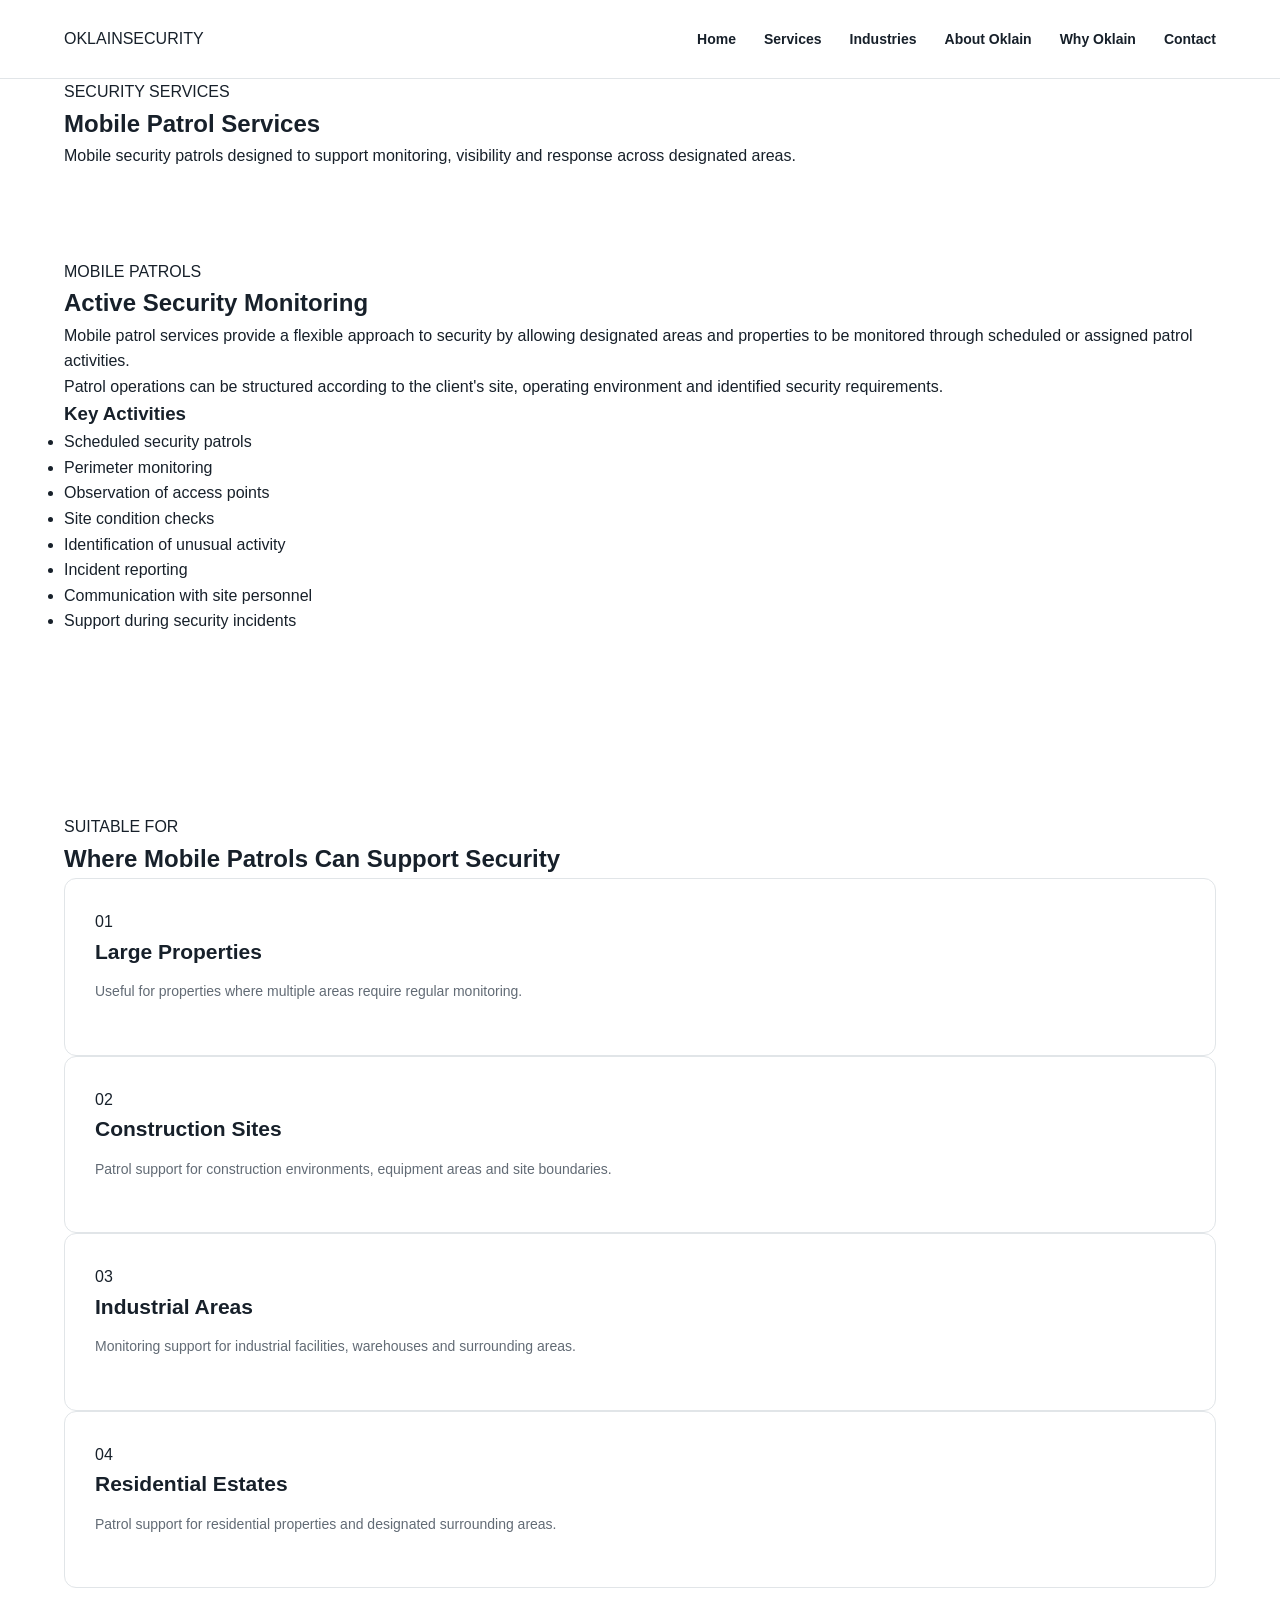
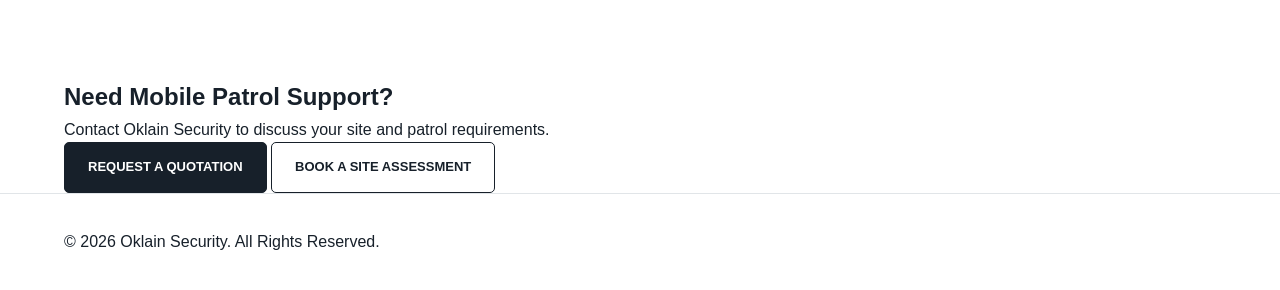
<file: mobile-patrols.html>
<!DOCTYPE html>
<html lang="en">
<head>
    <meta charset="UTF-8">
    <meta name="viewport" content="width=device-width, initial-scale=1.0">

    <title>Mobile Patrol Services | Oklain Security</title>

    <link rel="stylesheet" href="style.css">
</head>

<body>

    <header class="navbar">
        <div class="container nav-container">

            <a href="index.html" class="logo">
                OKLAIN <span>SECURITY</span>
            </a>

            <button class="menu-button" id="menuButton">
                ☰
            </button>

            <nav id="navMenu">
                <a href="index.html">Home</a>
                <a href="index.html#services">Services</a>
                <a href="industries.html">Industries</a>
                <a href="about.html">About Oklain</a>
                <a href="why-oklain.html">Why Oklain</a>
                <a href="index.html#contact">Contact</a>
            </nav>

        </div>
    </header>


    <section class="page-hero">
        <div class="container">

            <span>SECURITY SERVICES</span>

            <h1>Mobile Patrol Services</h1>

            <p>
                Mobile security patrols designed to support monitoring,
                visibility and response across designated areas.
            </p>

        </div>
    </section>


    <section class="section">

        <div class="container">

            <div class="service-detail">

                <div class="service-detail-text">

                    <span class="section-label">MOBILE PATROLS</span>

                    <h2>Active Security Monitoring</h2>

                    <p>
                        Mobile patrol services provide a flexible approach
                        to security by allowing designated areas and
                        properties to be monitored through scheduled
                        or assigned patrol activities.
                    </p>

                    <p>
                        Patrol operations can be structured according to
                        the client's site, operating environment and
                        identified security requirements.
                    </p>

                </div>


                <div class="about-box">

                    <h3>Key Activities</h3>

                    <ul>
                        <li>Scheduled security patrols</li>
                        <li>Perimeter monitoring</li>
                        <li>Observation of access points</li>
                        <li>Site condition checks</li>
                        <li>Identification of unusual activity</li>
                        <li>Incident reporting</li>
                        <li>Communication with site personnel</li>
                        <li>Support during security incidents</li>
                    </ul>

                </div>

            </div>

        </div>

    </section>


    <section class="section light-section">

        <div class="container">

            <div class="section-title">

                <span>SUITABLE FOR</span>

                <h2>Where Mobile Patrols Can Support Security</h2>

            </div>


            <div class="services-grid">

                <div class="service-card">
                    <div class="service-icon">01</div>

                    <h3>Large Properties</h3>

                    <p>
                        Useful for properties where multiple areas
                        require regular monitoring.
                    </p>
                </div>


                <div class="service-card">
                    <div class="service-icon">02</div>

                    <h3>Construction Sites</h3>

                    <p>
                        Patrol support for construction environments,
                        equipment areas and site boundaries.
                    </p>
                </div>


                <div class="service-card">
                    <div class="service-icon">03</div>

                    <h3>Industrial Areas</h3>

                    <p>
                        Monitoring support for industrial facilities,
                        warehouses and surrounding areas.
                    </p>
                </div>


                <div class="service-card">
                    <div class="service-icon">04</div>

                    <h3>Residential Estates</h3>

                    <p>
                        Patrol support for residential properties and
                        designated surrounding areas.
                    </p>
                </div>

            </div>

        </div>

    </section>


    <section class="cta-section">

        <div class="container">

            <h2>Need Mobile Patrol Support?</h2>

            <p>
                Contact Oklain Security to discuss your site and
                patrol requirements.
            </p>

            <a href="index.html#quotation" class="btn btn-primary">
                REQUEST A QUOTATION
            </a>

            <a href="index.html#assessment" class="btn btn-secondary">
                BOOK A SITE ASSESSMENT
            </a>

        </div>

    </section>


    <footer class="footer">

        <div class="container">

            <p>
                © 2026 Oklain Security. All Rights Reserved.
            </p>

        </div>

    </footer>


    <script src="script.js"></script>

</body>
</html>
</file>
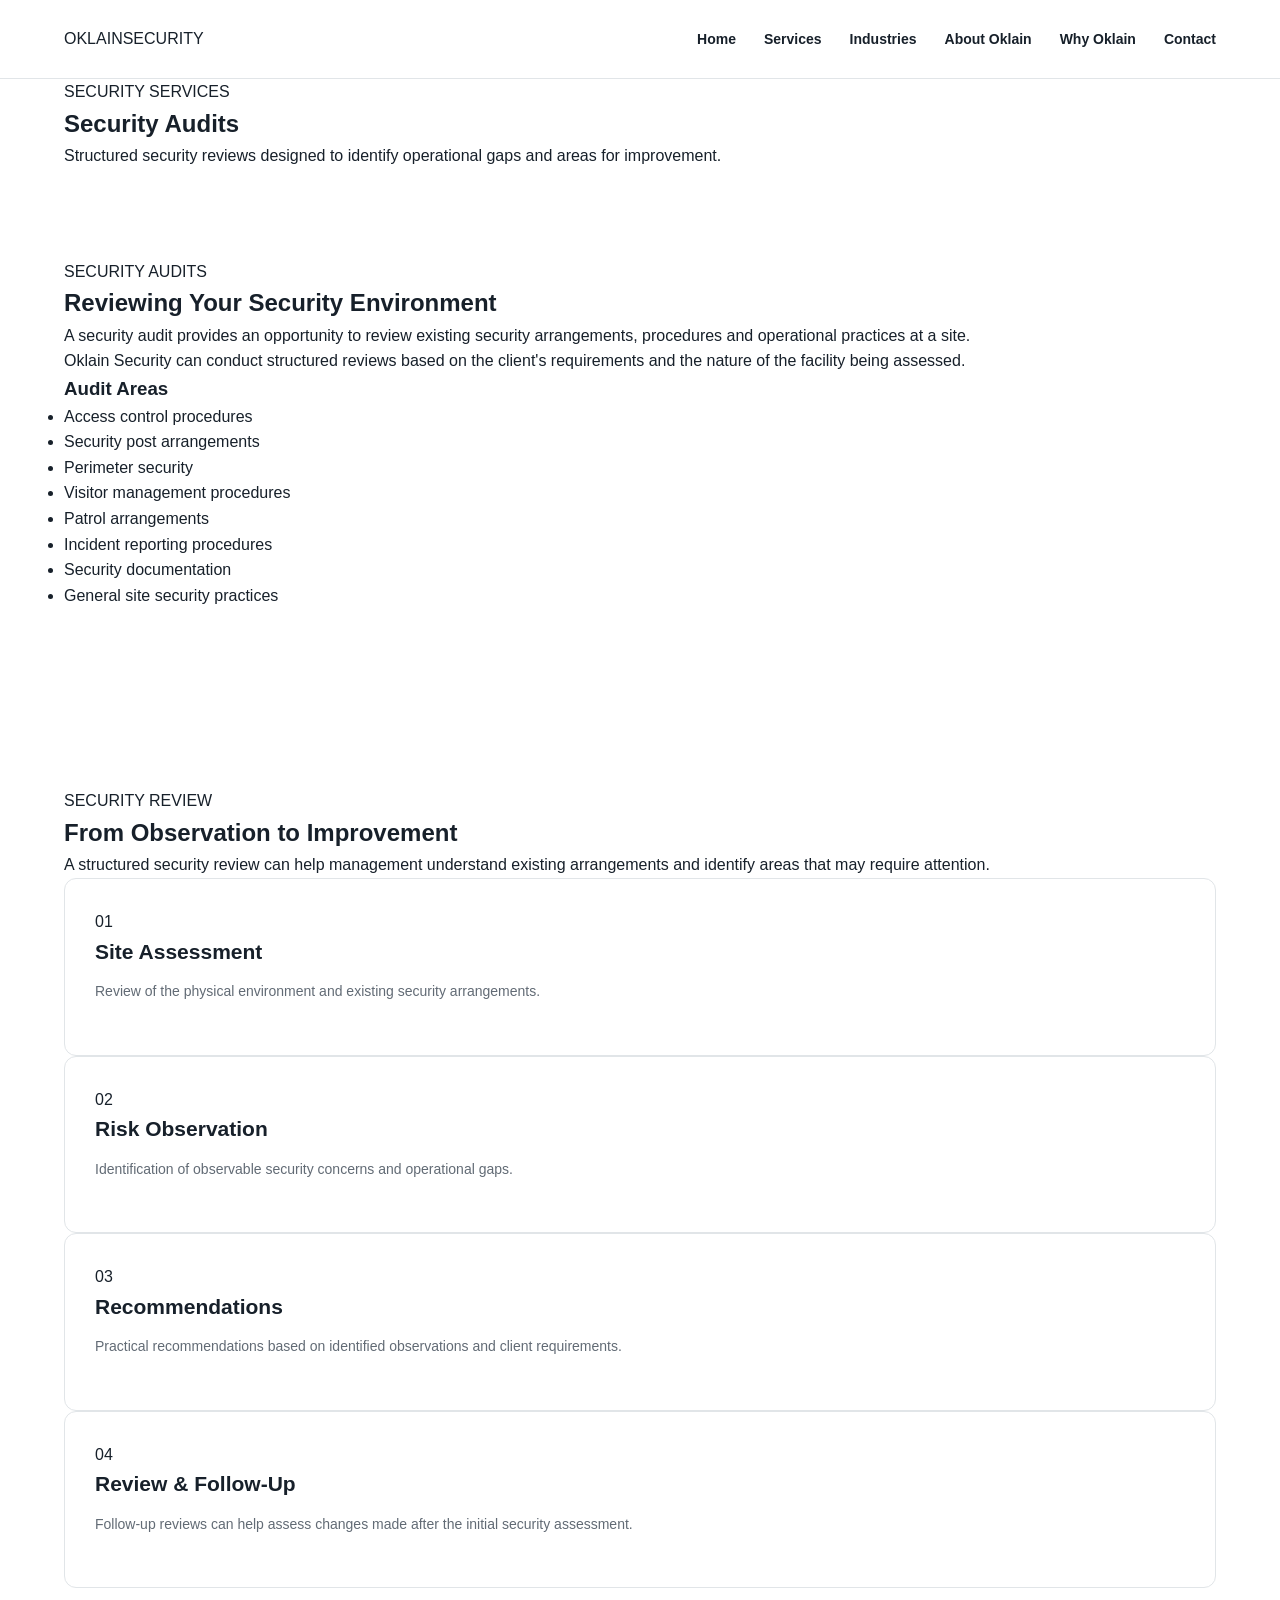
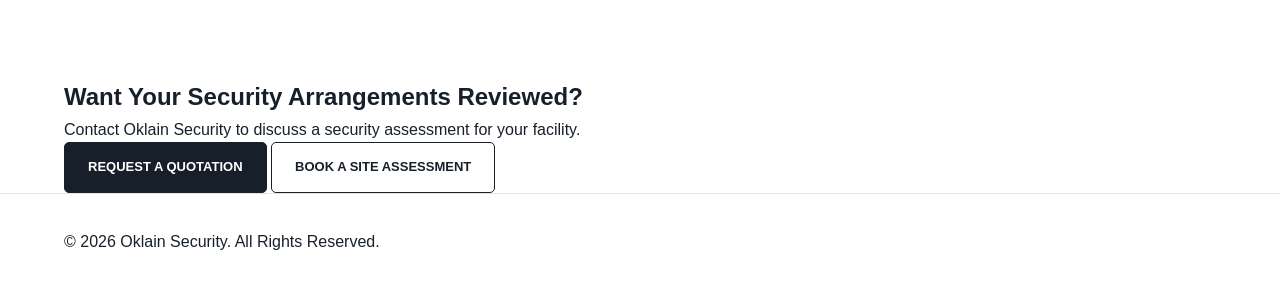
<file: security-audits.html>
<!DOCTYPE html>
<html lang="en">
<head>
    <meta charset="UTF-8">
    <meta name="viewport" content="width=device-width, initial-scale=1.0">

    <title>Security Audits | Oklain Security</title>

    <link rel="stylesheet" href="style.css">
</head>

<body>

    <header class="navbar">
        <div class="container nav-container">

            <a href="index.html" class="logo">
                OKLAIN <span>SECURITY</span>
            </a>

            <button class="menu-button" id="menuButton">
                ☰
            </button>

            <nav id="navMenu">
                <a href="index.html">Home</a>
                <a href="index.html#services">Services</a>
                <a href="industries.html">Industries</a>
                <a href="about.html">About Oklain</a>
                <a href="why-oklain.html">Why Oklain</a>
                <a href="index.html#contact">Contact</a>
            </nav>

        </div>
    </header>


    <section class="page-hero">
        <div class="container">

            <span>SECURITY SERVICES</span>

            <h1>Security Audits</h1>

            <p>
                Structured security reviews designed to identify
                operational gaps and areas for improvement.
            </p>

        </div>
    </section>


    <section class="section">

        <div class="container">

            <div class="service-detail">

                <div class="service-detail-text">

                    <span class="section-label">SECURITY AUDITS</span>

                    <h2>Reviewing Your Security Environment</h2>

                    <p>
                        A security audit provides an opportunity to review
                        existing security arrangements, procedures and
                        operational practices at a site.
                    </p>

                    <p>
                        Oklain Security can conduct structured reviews
                        based on the client's requirements and the nature
                        of the facility being assessed.
                    </p>

                </div>


                <div class="about-box">

                    <h3>Audit Areas</h3>

                    <ul>
                        <li>Access control procedures</li>
                        <li>Security post arrangements</li>
                        <li>Perimeter security</li>
                        <li>Visitor management procedures</li>
                        <li>Patrol arrangements</li>
                        <li>Incident reporting procedures</li>
                        <li>Security documentation</li>
                        <li>General site security practices</li>
                    </ul>

                </div>

            </div>

        </div>

    </section>


    <section class="section light-section">

        <div class="container">

            <div class="section-title">

                <span>SECURITY REVIEW</span>

                <h2>From Observation to Improvement</h2>

                <p>
                    A structured security review can help management
                    understand existing arrangements and identify areas
                    that may require attention.
                </p>

            </div>


            <div class="services-grid">

                <div class="service-card">

                    <div class="service-icon">01</div>

                    <h3>Site Assessment</h3>

                    <p>
                        Review of the physical environment and existing
                        security arrangements.
                    </p>

                </div>


                <div class="service-card">

                    <div class="service-icon">02</div>

                    <h3>Risk Observation</h3>

                    <p>
                        Identification of observable security concerns
                        and operational gaps.
                    </p>

                </div>


                <div class="service-card">

                    <div class="service-icon">03</div>

                    <h3>Recommendations</h3>

                    <p>
                        Practical recommendations based on identified
                        observations and client requirements.
                    </p>

                </div>


                <div class="service-card">

                    <div class="service-icon">04</div>

                    <h3>Review & Follow-Up</h3>

                    <p>
                        Follow-up reviews can help assess changes made
                        after the initial security assessment.
                    </p>

                </div>

            </div>

        </div>

    </section>


    <section class="cta-section">

        <div class="container">

            <h2>Want Your Security Arrangements Reviewed?</h2>

            <p>
                Contact Oklain Security to discuss a security assessment
                for your facility.
            </p>

            <a href="index.html#quotation" class="btn btn-primary">
                REQUEST A QUOTATION
            </a>

            <a href="index.html#assessment" class="btn btn-secondary">
                BOOK A SITE ASSESSMENT
            </a>

        </div>

    </section>


    <footer class="footer">

        <div class="container">

            <p>
                © 2026 Oklain Security. All Rights Reserved.
            </p>

        </div>

    </footer>


    <script src="script.js"></script>

</body>
</html>
</file>
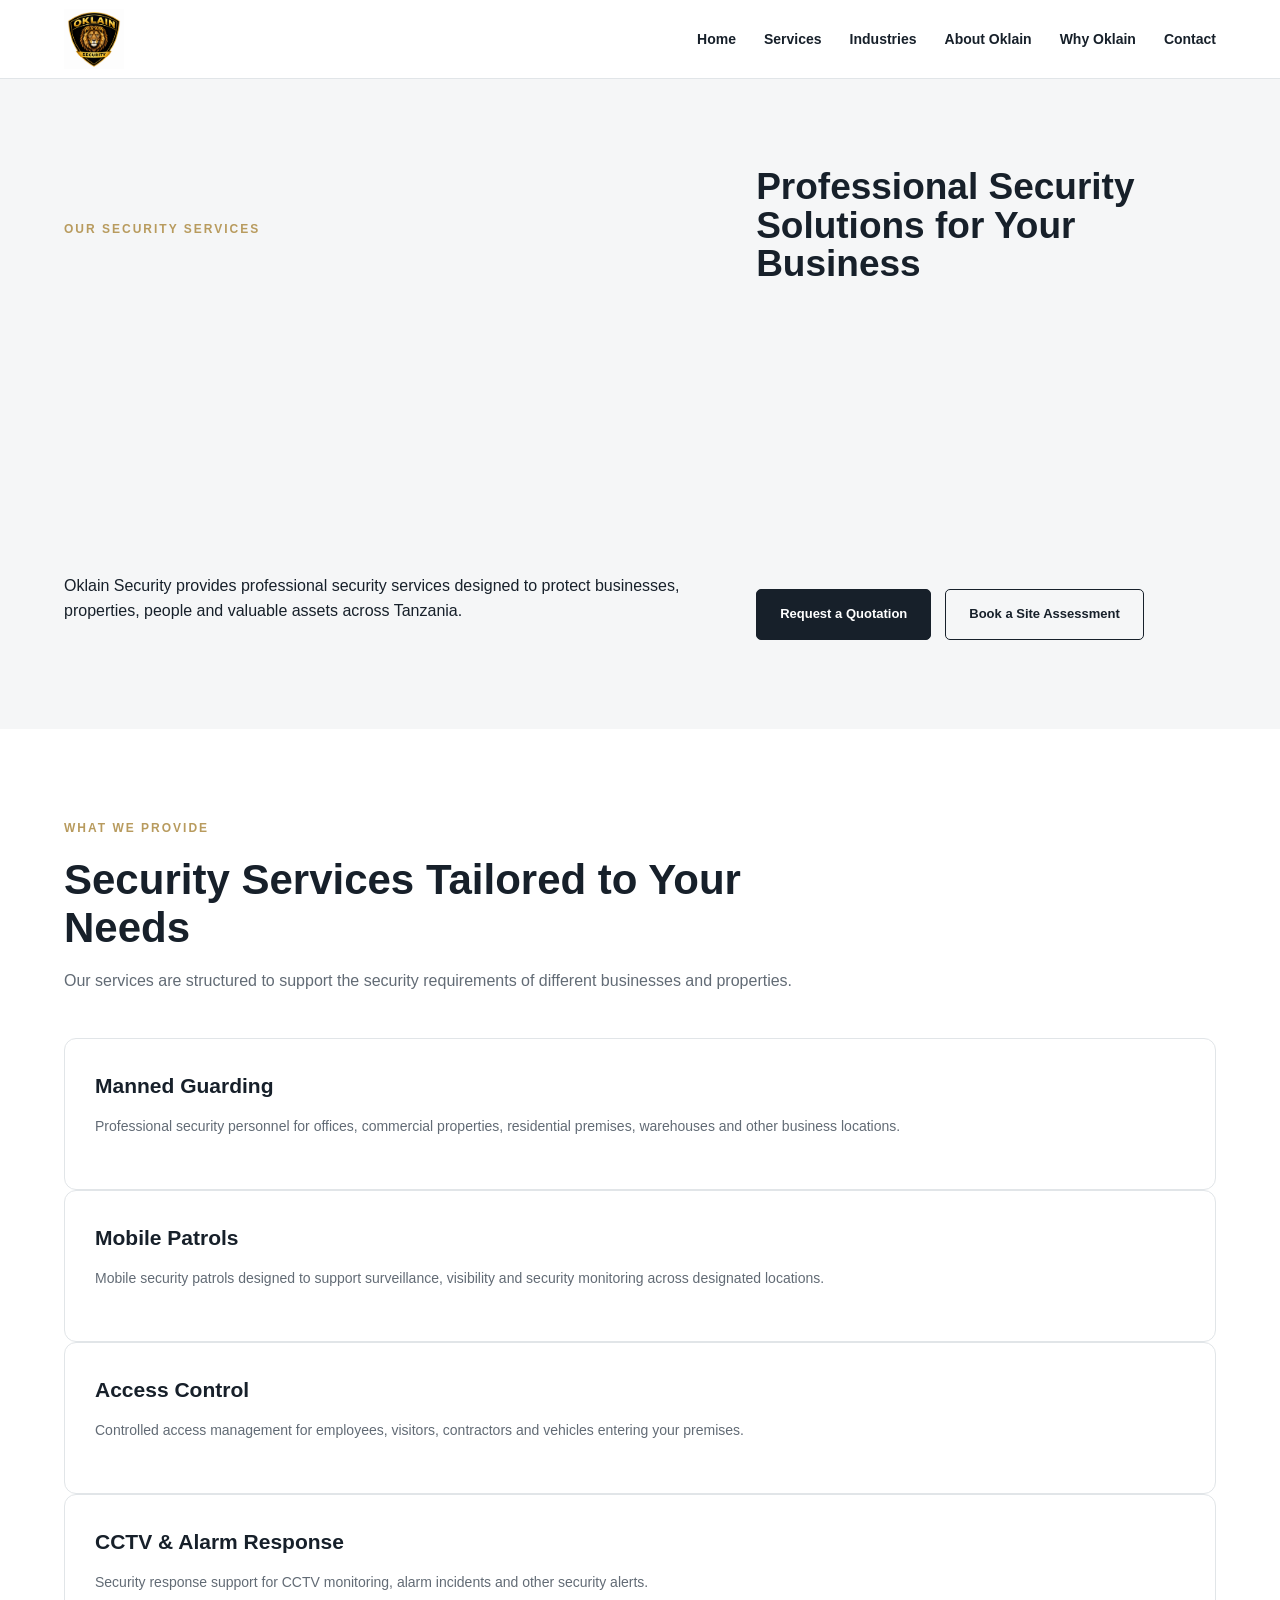
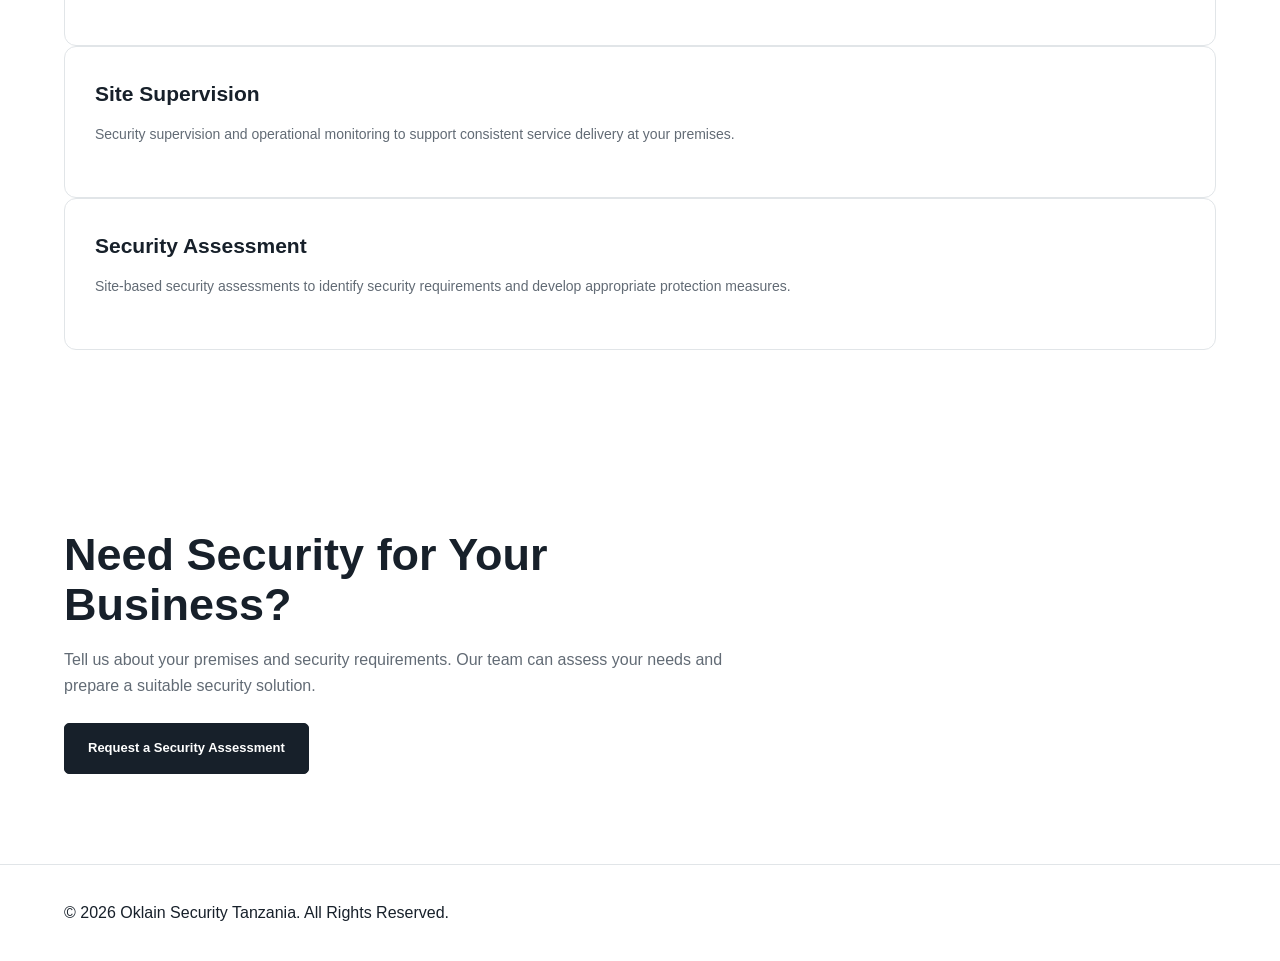
<file: services.html>
<!DOCTYPE html>
<html lang="en">
<head>
    <meta charset="UTF-8">
    <meta name="viewport" content="width=device-width, initial-scale=1.0">

    <title>Security Services in Tanzania | Oklain Security</title>

    <meta name="description" content="Oklain Security provides professional security services in Tanzania, including security guards, mobile patrols, access control, site supervision, CCTV and alarm response.">

    <meta name="keywords" content="security services Tanzania, security guards Tanzania, security company Dar es Salaam, manned guarding Tanzania, mobile patrols Tanzania, access control security Tanzania, commercial security services">

    <meta name="author" content="Oklain Security Tanzania">

    <meta name="robots" content="index, follow">

    <link rel="canonical" href="http://www.oklainsecurity.co.tz/services/services.html">

    <link rel="stylesheet" href="style.css">
</head>

<body>

    <!-- =========================
         NAVIGATION
    ========================== -->
    <header class="navbar">
        <div class="container nav-container">

            <!-- LOGO -->
            <a href="index.html" class="logo">
                <img src="logo.png" alt="Oklain Security Logo">
            </a>

            <!-- MENU -->
            <nav id="navMenu">
                <a href="index.html">Home</a>
                <a href="services.html">Services</a>
                <a href="industries.html">Industries</a>
                <a href="about.html">About Oklain</a>
                <a href="why-oklain.html">Why Oklain</a>
                <a href="contact.html">Contact</a>
            </nav>

        </div>
    </header>


    <!-- =========================
         SERVICES HERO
    ========================== -->
    <section class="hero">
        <div class="container">

            <div class="hero-content">

                <p class="eyebrow">
                    OUR SECURITY SERVICES
                </p>

                <h1>
                    Professional Security Solutions
                    for Your Business
                </h1>

                <p>
                    Oklain Security provides professional security services
                    designed to protect businesses, properties, people and
                    valuable assets across Tanzania.
                </p>

                <div class="hero-buttons">

                    <a href="contact.html" class="btn btn-primary">
                        Request a Quotation
                    </a>

                    <a href="contact.html" class="btn btn-secondary">
                        Book a Site Assessment
                    </a>

                </div>

            </div>

        </div>
    </section>


    <!-- =========================
         SERVICES
    ========================== -->
    <section class="section">

        <div class="container">

            <div class="section-heading">

                <p class="eyebrow">
                    WHAT WE PROVIDE
                </p>

                <h2>
                    Security Services Tailored to Your Needs
                </h2>

                <p>
                    Our services are structured to support the security
                    requirements of different businesses and properties.
                </p>

            </div>


            <div class="services-grid">

                <!-- SERVICE 1 -->
                <div class="service-card">

                    <h3>
                        Manned Guarding
                    </h3>

                    <p>
                        Professional security personnel for offices,
                        commercial properties, residential premises,
                        warehouses and other business locations.
                    </p>

                </div>


                <!-- SERVICE 2 -->
                <div class="service-card">

                    <h3>
                        Mobile Patrols
                    </h3>

                    <p>
                        Mobile security patrols designed to support
                        surveillance, visibility and security monitoring
                        across designated locations.
                    </p>

                </div>


                <!-- SERVICE 3 -->
                <div class="service-card">

                    <h3>
                        Access Control
                    </h3>

                    <p>
                        Controlled access management for employees,
                        visitors, contractors and vehicles entering
                        your premises.
                    </p>

                </div>


                <!-- SERVICE 4 -->
                <div class="service-card">

                    <h3>
                        CCTV & Alarm Response
                    </h3>

                    <p>
                        Security response support for CCTV monitoring,
                        alarm incidents and other security alerts.
                    </p>

                </div>


                <!-- SERVICE 5 -->
                <div class="service-card">

                    <h3>
                        Site Supervision
                    </h3>

                    <p>
                        Security supervision and operational monitoring
                        to support consistent service delivery at your
                        premises.
                    </p>

                </div>


                <!-- SERVICE 6 -->
                <div class="service-card">

                    <h3>
                        Security Assessment
                    </h3>

                    <p>
                        Site-based security assessments to identify
                        security requirements and develop appropriate
                        protection measures.
                    </p>

                </div>

            </div>

        </div>

    </section>


    <!-- =========================
         CALL TO ACTION
    ========================== -->
    <section class="section assessment">

        <div class="container">

            <h2>
                Need Security for Your Business?
            </h2>

            <p>
                Tell us about your premises and security requirements.
                Our team can assess your needs and prepare a suitable
                security solution.
            </p>

            <a href="contact.html" class="btn btn-primary">
                Request a Security Assessment
            </a>

        </div>

    </section>


    <!-- =========================
         FOOTER
    ========================== -->
    <footer class="footer">

        <div class="container">

            <p>
                © 2026 Oklain Security Tanzania.
                All Rights Reserved.
            </p>

        </div>

    </footer>


</body>
</html>
</file>
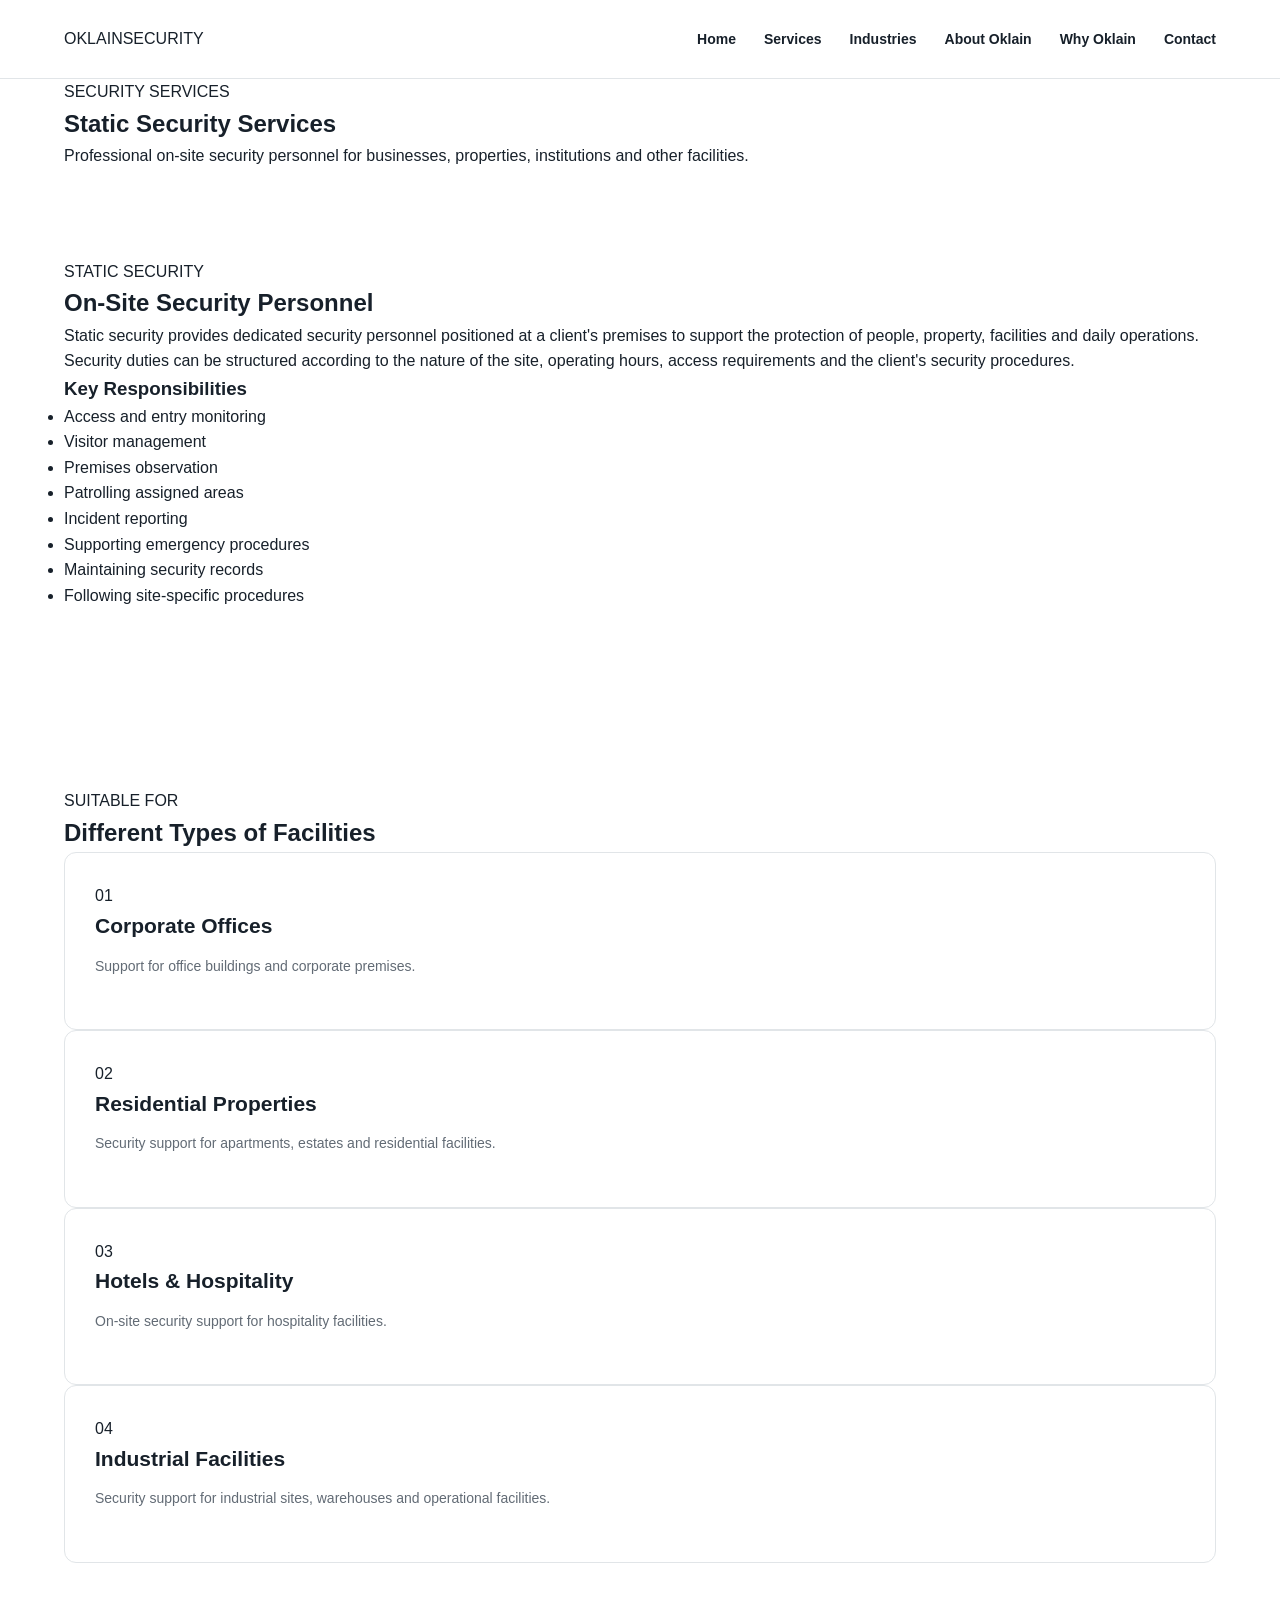
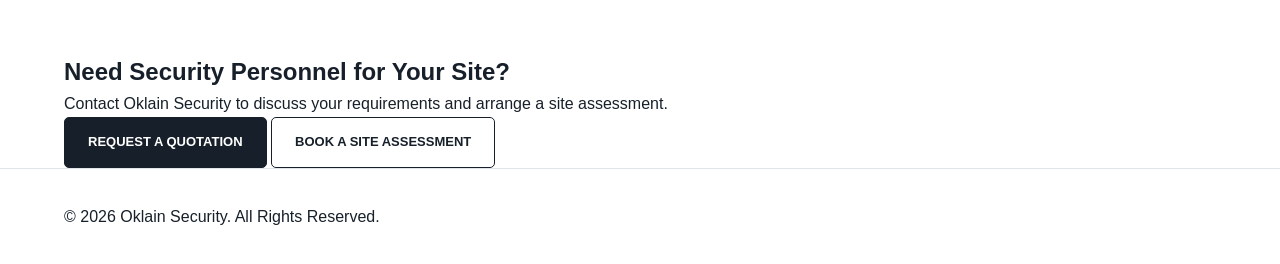
<file: static-security.html>
<!DOCTYPE html>
<html lang="en">
<head>
    <meta charset="UTF-8">
    <meta name="viewport" content="width=device-width, initial-scale=1.0">

    <title>Static Security Services | Oklain Security</title>

    <link rel="stylesheet" href="style.css">
</head>

<body>

    <header class="navbar">
        <div class="container nav-container">

            <a href="index.html" class="logo">
                OKLAIN <span>SECURITY</span>
            </a>

            <button class="menu-button" id="menuButton">
                ☰
            </button>

            <nav id="navMenu">
                <a href="index.html">Home</a>
                <a href="index.html#services">Services</a>
                <a href="industries.html">Industries</a>
                <a href="about.html">About Oklain</a>
                <a href="why-oklain.html">Why Oklain</a>
                <a href="index.html#contact">Contact</a>
            </nav>

        </div>
    </header>


    <section class="page-hero">
        <div class="container">

            <span>SECURITY SERVICES</span>

            <h1>Static Security Services</h1>

            <p>
                Professional on-site security personnel for businesses,
                properties, institutions and other facilities.
            </p>

        </div>
    </section>


    <section class="section">

        <div class="container">

            <div class="service-detail">

                <div class="service-detail-text">

                    <span class="section-label">STATIC SECURITY</span>

                    <h2>On-Site Security Personnel</h2>

                    <p>
                        Static security provides dedicated security
                        personnel positioned at a client's premises to
                        support the protection of people, property,
                        facilities and daily operations.
                    </p>

                    <p>
                        Security duties can be structured according to
                        the nature of the site, operating hours, access
                        requirements and the client's security procedures.
                    </p>

                </div>


                <div class="about-box">

                    <h3>Key Responsibilities</h3>

                    <ul>
                        <li>Access and entry monitoring</li>
                        <li>Visitor management</li>
                        <li>Premises observation</li>
                        <li>Patrolling assigned areas</li>
                        <li>Incident reporting</li>
                        <li>Supporting emergency procedures</li>
                        <li>Maintaining security records</li>
                        <li>Following site-specific procedures</li>
                    </ul>

                </div>

            </div>

        </div>

    </section>


    <section class="section light-section">

        <div class="container">

            <div class="section-title">

                <span>SUITABLE FOR</span>

                <h2>Different Types of Facilities</h2>

            </div>


            <div class="services-grid">

                <div class="service-card">
                    <div class="service-icon">01</div>
                    <h3>Corporate Offices</h3>
                    <p>
                        Support for office buildings and corporate premises.
                    </p>
                </div>


                <div class="service-card">
                    <div class="service-icon">02</div>
                    <h3>Residential Properties</h3>
                    <p>
                        Security support for apartments, estates and
                        residential facilities.
                    </p>
                </div>


                <div class="service-card">
                    <div class="service-icon">03</div>
                    <h3>Hotels & Hospitality</h3>
                    <p>
                        On-site security support for hospitality facilities.
                    </p>
                </div>


                <div class="service-card">
                    <div class="service-icon">04</div>
                    <h3>Industrial Facilities</h3>
                    <p>
                        Security support for industrial sites, warehouses
                        and operational facilities.
                    </p>
                </div>

            </div>

        </div>

    </section>


    <section class="cta-section">

        <div class="container">

            <h2>Need Security Personnel for Your Site?</h2>

            <p>
                Contact Oklain Security to discuss your requirements
                and arrange a site assessment.
            </p>

            <a href="index.html#quotation" class="btn btn-primary">
                REQUEST A QUOTATION
            </a>

            <a href="index.html#assessment" class="btn btn-secondary">
                BOOK A SITE ASSESSMENT
            </a>

        </div>

    </section>


    <footer class="footer">

        <div class="container">

            <p>
                © 2026 Oklain Security. All Rights Reserved.
            </p>

        </div>

    </footer>


    <script src="script.js"></script>

</body>
</html>
</file>
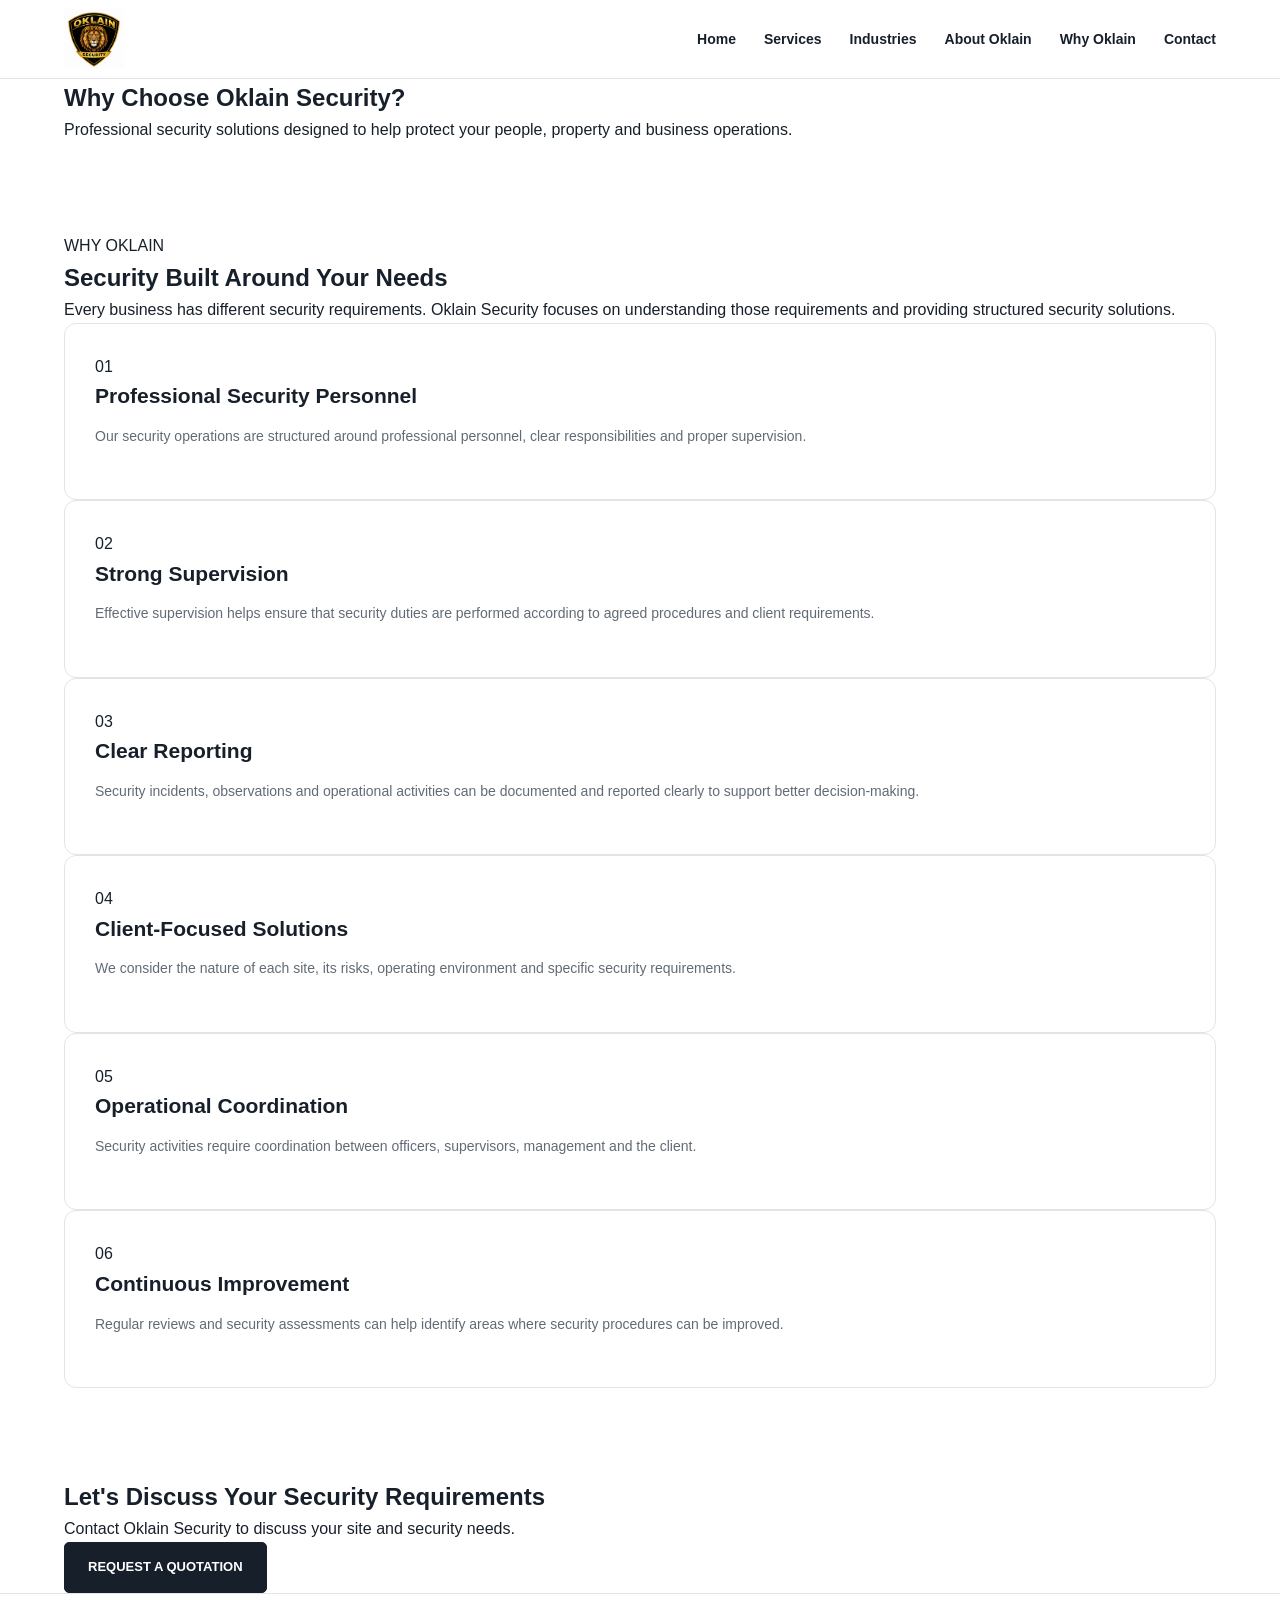
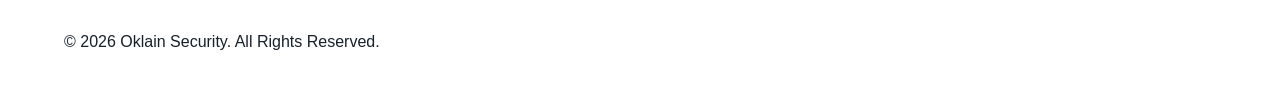
<file: why-oklain.html>
<!DOCTYPE html>
<html lang="en">
<head>
    <meta charset="UTF-8">
    <meta name="viewport" content="width=device-width, initial-scale=1.0">

    <title>Why Choose Oklain Security | Security Company Tanzania</title>

    <meta name="description" content="Discover Oklain Security's approach to professional security services in Tanzania, including trained personnel, supervision, reliable operations, incident reporting and tailored security solutions.">

    <meta name="keywords" content="why choose Oklain Security, security company Tanzania, reliable security services Tanzania, professional security guards Tanzania, security supervision Tanzania, security solutions Dar es Salaam">

    <meta name="author" content="Oklain Security Tanzania">

    <meta name="robots" content="index, follow">

    <link rel="canonical" href="http://www.oklainsecurity.co.tz/why-oklain/why-oklain.html">

    <link rel="stylesheet" href="style.css">
</head>

<body>

    <!-- Navigation -->
    <header class="navbar">
        <div class="container nav-container">
<a href="index.html" class="logo">
    <img src="logo.png" alt="Oklain Security Tanzania Logo">
</a>
            <button class="menu-button" id="menuButton">
                ☰
            </button>

            <nav id="navMenu">

    <a href="index.html">Home</a>

    <a href="services.html">Services</a>

    <a href="industries.html">Industries</a>

    <a href="about.html">About Oklain</a>

    <a href="why-oklain.html">Why Oklain</a>

    <a href="contact.html">Contact</a>

</nav>

        </div>
    </header>


    <!-- Page Hero -->
    <section class="page-hero">
        <div class="container">

            <h1>Why Choose Oklain Security?</h1>

            <p>
                Professional security solutions designed to help protect
                your people, property and business operations.
            </p>

        </div>
    </section>


    <!-- Main Content -->
    <section class="section">

        <div class="container">

            <div class="section-title">
                <span>WHY OKLAIN</span>
                <h2>Security Built Around Your Needs</h2>
                <p>
                    Every business has different security requirements.
                    Oklain Security focuses on understanding those
                    requirements and providing structured security solutions.
                </p>
            </div>


            <div class="services-grid">

                <div class="service-card">
                    <div class="service-icon">01</div>

                    <h3>Professional Security Personnel</h3>

                    <p>
                        Our security operations are structured around
                        professional personnel, clear responsibilities
                        and proper supervision.
                    </p>
                </div>


                <div class="service-card">
                    <div class="service-icon">02</div>

                    <h3>Strong Supervision</h3>

                    <p>
                        Effective supervision helps ensure that security
                        duties are performed according to agreed procedures
                        and client requirements.
                    </p>
                </div>


                <div class="service-card">
                    <div class="service-icon">03</div>

                    <h3>Clear Reporting</h3>

                    <p>
                        Security incidents, observations and operational
                        activities can be documented and reported clearly
                        to support better decision-making.
                    </p>
                </div>


                <div class="service-card">
                    <div class="service-icon">04</div>

                    <h3>Client-Focused Solutions</h3>

                    <p>
                        We consider the nature of each site, its risks,
                        operating environment and specific security
                        requirements.
                    </p>
                </div>


                <div class="service-card">
                    <div class="service-icon">05</div>

                    <h3>Operational Coordination</h3>

                    <p>
                        Security activities require coordination between
                        officers, supervisors, management and the client.
                    </p>
                </div>


                <div class="service-card">
                    <div class="service-icon">06</div>

                    <h3>Continuous Improvement</h3>

                    <p>
                        Regular reviews and security assessments can help
                        identify areas where security procedures can be
                        improved.
                    </p>
                </div>

            </div>

        </div>

    </section>


    <!-- Call To Action -->
    <section class="cta-section">

        <div class="container">

            <h2>Let's Discuss Your Security Requirements</h2>

            <p>
                Contact Oklain Security to discuss your site and security needs.
            </p>

            <a href="index.html#quotation" class="btn btn-primary">
                REQUEST A QUOTATION
            </a>

        </div>

    </section>


    <!-- Footer -->
    <footer class="footer">

        <div class="container">

            <p>
                © 2026 Oklain Security. All Rights Reserved.
            </p>

        </div>

    </footer>


    <script src="script.js"></script>

</body>
</html>
</file>
<file: style.css>
/* ==============================
   OKLAIN SECURITY
   MAIN WEBSITE STYLES
================================= */

* {
    margin: 0;
    padding: 0;
    box-sizing: border-box;
}

html {
    scroll-behavior: smooth;
}

body {
    font-family: Arial, Helvetica, sans-serif;
    background: #ffffff;
    color: #17202a;
    line-height: 1.6;
}

a {
    text-decoration: none;
    color: inherit;
}

img {
    max-width: 100%;
    display: block;
}


/* ==============================
   COLORS
================================= */

:root {

    --dark: #17202a;
    --dark-soft: #24313d;

    --white: #ffffff;

    --light: #f5f6f7;

    --border: #e1e5e8;

    --text: #17202a;

    --muted: #626b75;

    --accent: #b89b5e;

}


/* ==============================
   CONTAINER
================================= */

.container {

    width: 90%;

    max-width: 1200px;

    margin: auto;

}


/* ==============================
   NAVIGATION
================================= */

.navbar {

    width: 100%;

    background: var(--white);

    border-bottom: 1px solid var(--border);

    position: sticky;

    top: 0;

    z-index: 1000;

}


.nav-container {

    min-height: 78px;

    display: flex;

    align-items: center;

    justify-content: space-between;

}


/* LOGO */

/* LOGO */

.logo {
    display: flex;
    align-items: center;
}

.logo img {
    height: 60px;
    width: auto;
    max-width: 200px;
    object-fit: contain;
    display: block;
}


/* NAV LINKS */

nav {

    display: flex;

    align-items: center;

    gap: 28px;

}


nav a {

    font-size: 14px;

    font-weight: 600;

    transition: 0.3s;

}


nav a:hover {

    color: var(--accent);

}


/* MENU BUTTON */

.menu-button {

    display: none;

    background: none;

    border: none;

    font-size: 28px;

    cursor: pointer;

}


/* ==============================
   HERO
================================= */

.hero {

    background: var(--light);

}


.hero-content {

    min-height: 650px;

    display: grid;

    grid-template-columns: 1.15fr 0.85fr;

    align-items: center;

    gap: 70px;

}


.eyebrow {

    font-size: 12px;

    font-weight: 800;

    letter-spacing: 2px;

    margin-bottom: 18px;

    color: var(--accent);

}


.hero h1 {

    font-size: clamp(42px, 6vw, 70px);

    line-height: 1.04;

    max-width: 750px;

    margin-bottom: 25px;

}


.hero-description {

    max-width: 650px;

    font-size: 18px;

    color: var(--muted);

}


.hero-buttons {

    display: flex;

    gap: 14px;

    flex-wrap: wrap;

    margin-top: 32px;

}


/* ==============================
   BUTTONS
================================= */

.btn {

    display: inline-flex;

    align-items: center;

    justify-content: center;

    padding: 14px 23px;

    border-radius: 5px;

    border: 1px solid var(--dark);

    font-weight: 700;

    font-size: 13px;

    cursor: pointer;

    transition: 0.3s;

}


.btn-primary {

    background: var(--dark);

    color: var(--white);

}


.btn-primary:hover {

    background: var(--dark-soft);

    transform: translateY(-2px);

}


.btn-outline {

    background: var(--white);

    color: var(--dark);

}


.btn-outline:hover {

    background: var(--dark);

    color: var(--white);

}


/* ==============================
   HERO BOX
================================= */

.hero-box {

    background: var(--dark);

    color: var(--white);

    padding: 45px;

    border-radius: 16px;

    box-shadow: 0 15px 40px rgba(0,0,0,0.08);

}


.hero-number {

    display: block;

    font-size: 55px;

    font-weight: 800;

    color: var(--accent);

    margin-bottom: 10px;

}


.hero-box h3 {

    font-size: 24px;

    margin-bottom: 12px;

}


.hero-box p {

    color: #d5dbe0;

}


/* ==============================
   GENERAL SECTIONS
================================= */

.section {

    padding: 90px 0;

}


.section-heading {

    max-width: 780px;

    margin-bottom: 45px;

}


.section-heading h2 {

    font-size: 42px;

    line-height: 1.15;

    margin-bottom: 15px;

}


.section-heading p:not(.eyebrow) {

    color: var(--muted);

}


/* ==============================
   SERVICES
================================= */

.service-grid {

    display: grid;

    grid-template-columns: repeat(3, 1fr);

    gap: 20px;

}


.service-card {

    display: block;

    border: 1px solid var(--border);

    border-radius: 12px;

    padding: 30px;

    background: var(--white);

    transition: 0.3s;

}


.service-card:hover {

    transform: translateY(-6px);

    border-color: var(--accent);

    box-shadow: 0 15px 35px rgba(0,0,0,0.06);

}


.service-number {

    display: block;

    font-size: 12px;

    font-weight: 800;

    color: var(--accent);

    margin-bottom: 22px;

}


.service-card h3 {

    font-size: 21px;

    margin-bottom: 12px;

}


.service-card p {

    color: var(--muted);

    font-size: 14px;

    margin-bottom: 22px;

}


.learn-more {

    font-size: 13px;

    font-weight: 800;

}


/* ==============================
   INDUSTRIES
================================= */

.industries-preview {

    background: var(--light);

}


.industry-grid {

    display: grid;

    grid-template-columns: repeat(3, 1fr);

    gap: 18px;

}


.industry-card {

    background: var(--white);

    border: 1px solid var(--border);

    padding: 25px;

    border-radius: 10px;

}


.industry-card h3 {

    font-size: 18px;

    margin-bottom: 8px;

}


.industry-card p {

    font-size: 14px;

    color: var(--muted);

}


.center-button {

    text-align: center;

    margin-top: 35px;

}


/* ==============================
   CLIENTS
================================= */

.clients {

    background: var(--white);

}


.center {

    margin-left: auto;

    margin-right: auto;

    text-align: center;

}


.client-logos {

    display: grid;

    grid-template-columns: repeat(5, 1fr);

    gap: 20px;

    align-items: center;

}


.client-placeholder {

    height: 90px;

    border: 1px solid var(--border);

    display: flex;

    align-items: center;

    justify-content: center;

    border-radius: 8px;

    color: #9aa1a7;

    font-size: 12px;

    font-weight: 700;

}


/* ==============================
   WHY OKLAIN
================================= */

.why-section {

    background: var(--light);

}


.why-container {

    display: grid;

    grid-template-columns: 1fr 1fr;

    gap: 80px;

    align-items: center;

}


.why-container h2 {

    font-size: 44px;

    line-height: 1.1;

    margin-bottom: 20px;

}


.why-container p {

    color: var(--muted);

    margin-bottom: 25px;

}


.why-list {

    display: flex;

    flex-direction: column;

    gap: 15px;

}


.why-list div {

    background: var(--white);

    padding: 24px;

    border-radius: 10px;

    border: 1px solid var(--border);

}


.why-list strong {

    display: block;

    margin-bottom: 6px;

}


.why-list p {

    margin: 0;

    font-size: 14px;

}


/* ==============================
   FORM
================================= */

.form-section {

    background: var(--dark);

    color: var(--white);

    border-radius: 16px;

    padding: 50px;

}


.form-section h2 {

    font-size: 42px;

    margin-bottom: 12px;

}


.form-section > div > p:not(.eyebrow) {

    color: #d5dbe0;

}


form {

    margin-top: 35px;

    display: grid;

    grid-template-columns: 1fr 1fr;

    gap: 15px;

}


form input,
form textarea {

    width: 100%;

    padding: 15px;

    border: 1px solid #d8dde1;

    border-radius: 5px;

    font-family: inherit;

    font-size: 15px;

    outline: none;

}


form textarea {

    min-height: 140px;

    resize: vertical;

}


form input:focus,
form textarea:focus {

    border-color: var(--accent);

}


form textarea {

    grid-column: 1 / -1;

}


form button {

    width: fit-content;

}


/* ==============================
   SITE ASSESSMENT
================================= */

.assessment {

    background: var(--white);

}


.assessment h2 {

    font-size: 45px;

    max-width: 700px;

    line-height: 1.1;

    margin-bottom: 18px;

}


.assessment p:not(.eyebrow) {

    max-width: 700px;

    color: var(--muted);

    margin-bottom: 25px;

}


/* ==============================
   CONTACT
================================= */

.contact-section {

    background: var(--light);

}


.contact-section h2 {

    font-size: 45px;

    margin-bottom: 15px;

}


.contact-section p:not(.eyebrow) {

    color: var(--muted);

    margin-bottom: 25px;

}


.whatsapp-button {

    display: inline-flex;

    align-items: center;

    padding: 15px 23px;

    border-radius: 5px;

    background: var(--dark);

    color: var(--white);

    font-weight: 800;

    font-size: 13px;

    transition: 0.3s;

}


.whatsapp-button:hover {

    background: #24313d;

    transform: translateY(-2px);

}


/* ==============================
   FOOTER
================================= */

footer {

    border-top: 1px solid var(--border);

    padding: 35px 0;

}


.footer-content {

    display: flex;

    align-items: center;

    justify-content: space-between;

    gap: 25px;

}


.footer-content p {

    color: var(--muted);

    font-size: 13px;

    margin-top: 4px;

}


.footer-content a {

    font-size: 13px;

    font-weight: 600;

}


/* ==============================
   MOBILE
================================= */

@media (max-width: 900px) {

    .hero-content {

        grid-template-columns: 1fr;

        padding: 70px 0;

    }


    .service-grid {

        grid-template-columns: repeat(2, 1fr);

    }


    .industry-grid {

        grid-template-columns: repeat(2, 1fr);

    }


    .why-container {

        grid-template-columns: 1fr;

        gap: 45px;

    }


    .client-logos {

        grid-template-columns: repeat(3, 1fr);

    }

}


@media (max-width: 700px) {

    .nav-container {

        min-height: 70px;

    }


    nav {

        display: none;

        position: absolute;

        top: 70px;

        right: 5%;

        width: 230px;

        padding: 20px;

        background: var(--white);

        border: 1px solid var(--border);

        border-radius: 8px;

        box-shadow: 0 10px 30px rgba(0,0,0,0.08);

        flex-direction: column;

        align-items: flex-start;

    }


    nav.active {

        display: flex;

    }


    .menu-button {

        display: block;

    }


    .hero h1 {

        font-size: 43px;

    }


    .hero-description {

        font-size: 16px;

    }


    .section {

        padding: 65px 0;

    }


    .section-heading h2 {

        font-size: 34px;

    }


    .service-grid {

        grid-template-columns: 1fr;

    }


    .industry-grid {

        grid-template-columns: 1fr;

    }


    .client-logos {

        grid-template-columns: repeat(2, 1fr);

    }


    .form-section {

        padding: 30px 22px;

    }


    .form-section h2 {

        font-size: 34px;

    }


    form {

        grid-template-columns: 1fr;

    }


    form textarea {

        grid-column: auto;

    }


    .assessment h2,
    .contact-section h2 {

        font-size: 35px;

    }


    .footer-content {

        flex-direction: column;

        align-items: flex-start;

    }

}


/* ==============================
   SMALL PHONES
================================= */

@media (max-width: 420px) { 
 
    .container { 
        width: 92%; 
    }

    .logo img {
        height: 48px;
        max-width: 160px;
    }
}

    .hero h1 {

        font-size: 37px;

    }


    .hero-box {

        padding: 30px;

    }


    .hero-number {

        font-size: 45px;

    }


    .client-logos {

        grid-template-columns: 1fr;

    }

}
</file>
